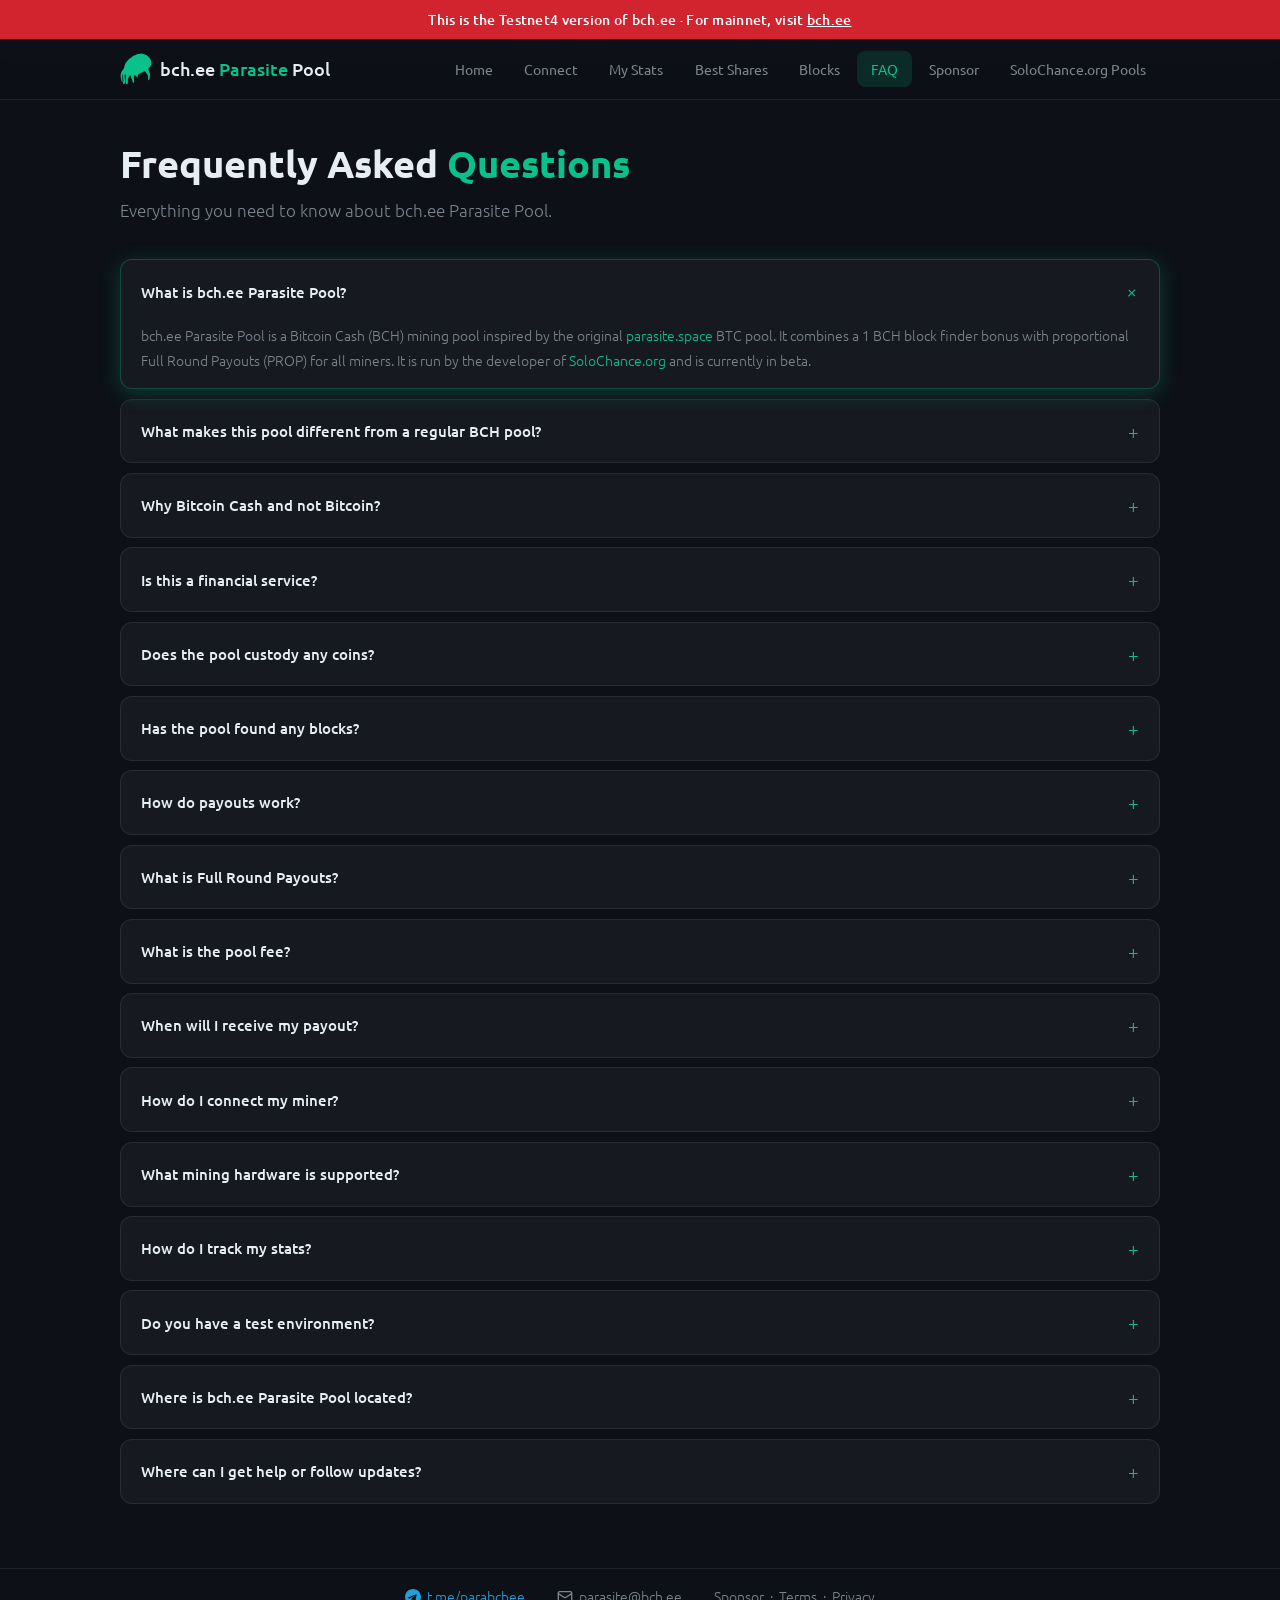
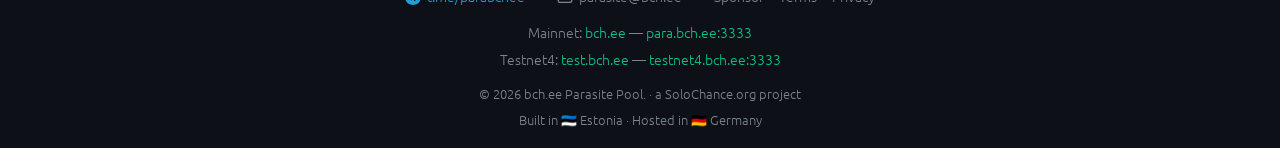
<file: faq.html>
<!DOCTYPE html>
<html lang="en">
<head>
  <meta charset="UTF-8" />
  <meta name="viewport" content="width=device-width, initial-scale=1.0" />
  <title>FAQ — bch.ee Parasite Pool | Bitcoin Cash Mining Pool</title>
  <meta name="description" content="Frequently asked questions about bch.ee Parasite Pool — how payouts work, fees, hardware, Full Round Payouts, and how to connect your miner." />
  <meta property="og:title" content="FAQ — bch.ee Parasite Pool" />
  <meta property="og:description" content="Everything you need to know about bch.ee Parasite Pool — payouts, fees, hardware support, and how to get started mining Bitcoin Cash." />
  <meta property="og:url" content="https://test.bch.ee/faq.html" />
  <meta property="og:type" content="website" />
  <meta property="og:site_name" content="bch.ee Parasite Pool" />
  <meta name="twitter:card" content="summary" />
  <meta name="twitter:title" content="FAQ — bch.ee Parasite Pool" />
  <meta name="twitter:description" content="Frequently asked questions about bch.ee Parasite Pool — how payouts work, fees, hardware, Full Round Payouts, and how to connect your miner." />
  <link rel="canonical" href="https://test.bch.ee/faq.html" />
  <link rel="icon" type="image/x-icon" href="favicon.ico" />
  <link rel="icon" type="image/svg+xml" href="logo.svg" />
  <link rel="apple-touch-icon" href="parasite-logo.png" />
  <link rel="preconnect" href="https://fonts.googleapis.com" />
  <link rel="preconnect" href="https://fonts.gstatic.com" crossorigin />
  <link href="https://fonts.googleapis.com/css2?family=Ubuntu:wght@300;400;500;700&family=Ubuntu+Mono&display=swap" rel="stylesheet" />
  <link rel="stylesheet" href="style.css" />
</head>
<body>
<div class="site-topbar">
  <div class="testnet-banner" role="alert">This is the Testnet4 version of bch.ee &middot; For mainnet, visit <a href="https://bch.ee">bch.ee</a></div>

  <header class="header">
    <div class="container header-inner">
      <a href="/" class="logo">
        <img src="logo.svg" alt="bch.ee Parasite Pool" class="logo-icon" />
        <span class="logo-text">bch.ee <span class="accent">Parasite</span> Pool</span>
      </a>
      <nav class="nav">
        <a href="/" class="nav-btn">Home</a>
        <a href="/#connect" class="nav-btn">Connect</a>
        <a href="/#mystats" class="nav-btn">My Stats</a>
        <a href="/#bestshares" class="nav-btn">Best Shares</a>
        <a href="/#blocks" class="nav-btn">Blocks</a>
        <a href="/faq.html" class="nav-btn active">FAQ</a>
        <a href="/sponsor.html" class="nav-btn">Sponsor</a>
        <a href="/solochance-pools.html" class="nav-btn">SoloChance.org Pools</a>
      </nav>
    </div>
  </header>
  </div>

  <main class="container">

    <div class="hero">
      <h1>Frequently Asked <span class="accent">Questions</span></h1>
      <p class="hero-sub">Everything you need to know about bch.ee Parasite Pool.</p>
    </div>

    <div class="faq-list">

      <details class="faq-item" open>
        <summary>What is bch.ee Parasite Pool?</summary>
        <p>bch.ee Parasite Pool is a Bitcoin Cash (BCH) mining pool inspired by the original <a href="https://parasite.space" target="_blank" rel="noopener">parasite.space</a> BTC pool. It combines a 1 BCH block finder bonus with proportional Full Round Payouts (PROP) for all miners. It is run by the developer of <a href="https://solochance.org" target="_blank" rel="noopener">SoloChance.org</a> and is currently in beta.</p>
      </details>

      <details class="faq-item">
        <summary>What makes this pool different from a regular BCH pool?</summary>
        <p>Most mining pools fall into one of two camps: <strong>solo pools</strong>, where you chase the full block reward alone with no guarantees, or <strong>proportional pools</strong>, where rewards are shared steadily but there is nothing to get excited about.</p>
        <p>bch.ee Parasite Pool gives you both. Every miner receives their fair proportional share of each block — no luck penalty, no dry spells. And on top of that, whoever finds the block walks away with an extra <strong>1 BCH bonus</strong> paid directly to them. The thrill of winning big, with the stability of regular payouts.</p>
      </details>

      <details class="faq-item">
        <summary>Why Bitcoin Cash and not Bitcoin?</summary>
        <p>From the beginning of <a href="https://solochance.org" target="_blank" rel="noopener">SoloChance.org</a>, the goal has always been to serve what is underserved — to find the gap the community hasn't filled yet. When SoloChance.org was being built, <a href="https://solochance.com" target="_blank" rel="noopener">SoloChance.com</a> had already been serving Bitcoin solo mining calculations for years. So the gap was Bitcoin Cash, and that's where SoloChance.org went.</p>
        <p>The same thinking applies here. Bitcoin Cash has regular pools, solo pools — everything you'd expect. The one thing it didn't have was a Parasite pool — something Bitcoin already had with <a href="https://parasite.space" target="_blank" rel="noopener">parasite.space</a>. The model is genuinely exciting, the gap was there, and no one had filled it yet. bch.ee Parasite Pool exists to change that.</p>
      </details>

      <details class="faq-item">
        <summary>Is this a financial service?</summary>
        <p>No — bch.ee Parasite Pool is mining pool software and a coinbase distribution service, not a financial service in any way. It does not accept deposits, hold balances, or manage funds on anyone's behalf. Both the finder bonus and each miner's proportional share are placed directly as outputs in the block's own coinbase transaction by the pool software the moment a block is found — the pool itself is never a party to that transfer.</p>
      </details>

      <details class="faq-item">
        <summary>Does the pool custody any coins?</summary>
        <p>No, it does not custody any coins in any way. Payment is enforced by Bitcoin Cash's own consensus rules through the coinbase transaction, not by the pool operator — the pool software never holds, controls, or has the ability to move, withhold, or redirect any coins at any point.</p>
      </details>

      <details class="faq-item">
        <summary>Has the pool found any blocks?</summary>
        <p>Yes — the first block was found on August 9, 2026 at 23:18:42, as block #963375. See it and every block found since on the <a href="/#blocks">Blocks page</a>.</p>
      </details>

      <details class="faq-item">
        <summary>How do payouts work?</summary>
        <p>Every time a block is found, three things happen:</p>
        <ol class="faq-ol">
          <li><strong>2%</strong> of the full block reward (Block Reward + Tx Fees) is taken first, as the pool fee.</li>
          <li><strong>1 BCH</strong> is paid to the miner who found the block, directly in the block's coinbase, from what's left after the fee.</li>
          <li>The remaining balance is split proportionally (PROP) among all miners based on their shares submitted since the last block — no minimum, even 1 sat is paid.</li>
        </ol>
        <p>The block finder receives both the 1 BCH bonus, plus their own proportional share of the remaining balance like every other miner — all paid in that same coinbase transaction. It's fully trustless — no pool-side ledger to trust, and no ongoing bookkeeping.</p>
      </details>

      <details class="faq-item">
        <summary>What is Full Round Payouts?</summary>
        <p>Full Round means every share submitted since the last block counts toward this round's payout — the window is the round itself, not a fixed number of shares or a fixed time limit that could cut off shares from early in the round or pull in shares from a previous one. One block found starts a new round; the next block found closes it. All shares within that round are counted equally and proportionally — this is known as a PROP (proportional) payment scheme.</p>
      </details>

      <details class="faq-item">
        <summary>What is the pool fee?</summary>
        <p>The pool fee is <strong>2%</strong> of the full block reward, taken first — before the 1 BCH finder bonus and miner payouts are calculated. So on a 3.125 BCH block, the fee is 0.0625 BCH.</p>
      </details>

      <details class="faq-item">
        <summary>When will I receive my payout?</summary>
        <p>There's no separate "sending" step — both the 1 BCH finder bonus and your proportional share are placed directly as outputs in that block's own coinbase transaction the moment it's found. Coinbase outputs are spendable after 100 confirmations (~16.5 hours), per standard Bitcoin rules. There's no minimum payout: even 1 sat is paid, and there's no ongoing bookkeeping to wait on.</p>
      </details>

      <details class="faq-item">
        <summary>How do I connect my miner?</summary>
        <p>Point your miner at <code>testnet4.bch.ee:3333</code>. Use your BCH address as the username, optionally followed by a worker name: <code>YOUR_BCH_ADDRESS.workername</code>. Password is <code>x</code>. See the <a href="/#connect">Connect page</a> for full examples including Bitaxe.</p>
      </details>

      <details class="faq-item">
        <summary>What mining hardware is supported?</summary>
        <p>Any SHA-256 mining hardware works — ASICs (Antminer, Whatsminer, Bitaxe, nerdQAxe, etc.) and CPU miners (cpuminer-opt). BCH uses the same SHA-256 algorithm as Bitcoin.</p>
      </details>

      <details class="faq-item">
        <summary>How do I track my stats?</summary>
        <p>Go to the <a href="/#mystats">My Stats</a> page and enter your BCH address. It will show your hashrate, shares, and last activity. Stats are only available once the pool node finishes syncing.</p>
      </details>

      <details class="faq-item">
        <summary>Do you have a test environment?</summary>
        <p>Yes — a Testnet4 version of the pool is always running, using the exact same pool software as production. The only difference is it's connected to a testnet4 node instead of mainnet. You can test mining against it at <a href="https://test.bch.ee" target="_blank" rel="noopener">test.bch.ee</a>, and view found test blocks at <a href="https://test.bch.ee/#blocks" target="_blank" rel="noopener">test.bch.ee/#blocks</a>.</p>
      </details>

      <details class="faq-item">
        <summary>Where is bch.ee Parasite Pool located?</summary>
        <p>The pool server runs in Frankfurt, Germany. Invoicing and domain purchases are handled through Estonia, thanks to the <a href="https://e-resident.gov.ee" target="_blank" rel="noopener">Estonian e-Residency</a> programme, which allows individuals to access EU digital services without being a resident. The operator lives somewhere else.</p>
      </details>

      <details class="faq-item">
        <summary>Where can I get help or follow updates?</summary>
        <p>Join our Telegram group: <a href="https://t.me/parabchee" target="_blank" rel="noopener">t.me/parabchee</a>, or email us at <a href="mailto:parasite@bch.ee">parasite@bch.ee</a>.</p>
      </details>

    </div>

  </main>

  <footer class="footer">
    <div class="container footer-inner">
      <a href="https://t.me/parabchee" target="_blank" rel="noopener" class="tg-footer-link">
        <svg viewBox="0 0 24 24" fill="currentColor" width="16" height="16"><path d="M12 0C5.373 0 0 5.373 0 12s5.373 12 12 12 12-5.373 12-12S18.627 0 12 0zm5.562 8.248-1.97 9.289c-.145.658-.537.818-1.084.508l-3-2.21-1.447 1.394c-.16.16-.295.295-.605.295l.213-3.053 5.56-5.023c.242-.213-.054-.333-.373-.12L7.17 14.498l-2.95-.924c-.64-.204-.657-.64.136-.948l11.57-4.461c.537-.194 1.006.131.836.083z"/></svg>
        t.me/parabchee
      </a>
      <a href="mailto:parasite@bch.ee" class="email-footer-link">
        <svg viewBox="0 0 24 24" fill="none" stroke="currentColor" stroke-width="2" stroke-linecap="round" stroke-linejoin="round" width="16" height="16"><rect x="2" y="4" width="20" height="16" rx="2"/><path d="m22 7-8.97 5.7a1.94 1.94 0 0 1-2.06 0L2 7"/></svg>
        parasite@bch.ee
      </a>
      <span class="muted">
        <a href="/sponsor.html" style="color:var(--muted);text-decoration:none;transition:color .2s" onmouseover="this.style.color='var(--accent)'" onmouseout="this.style.color='var(--muted)'">Sponsor</a>
        &nbsp;·&nbsp;
        <a href="/terms.html" style="color:var(--muted);text-decoration:none;transition:color .2s" onmouseover="this.style.color='var(--accent)'" onmouseout="this.style.color='var(--muted)'">Terms</a>
        &nbsp;·&nbsp;
        <a href="/privacy.html" style="color:var(--muted);text-decoration:none;transition:color .2s" onmouseover="this.style.color='var(--accent)'" onmouseout="this.style.color='var(--muted)'">Privacy</a>
      </span>
    </div>
    <div class="container footer-networks">
      <div>Mainnet: <a href="https://bch.ee" target="_blank" rel="noopener" style="color:var(--accent);text-decoration:none">bch.ee</a> &mdash; <span class="accent">para.bch.ee:3333</span></div>
      <div>Testnet4: <a href="/" style="color:var(--accent);text-decoration:none">test.bch.ee</a> &mdash; <span class="accent">testnet4.bch.ee:3333</span></div>
    </div>
    <div class="container footer-bottom">
      <div>&copy; 2026 bch.ee Parasite Pool. &middot; a <a href="https://solochance.org" target="_blank" rel="noopener" class="footer-solochance-link">SoloChance.org</a> project</div>
      <div>Built in 🇪🇪 Estonia &middot; Hosted in 🇩🇪 Germany</div>
    </div>
  </footer>

  <script type="application/ld+json">
  {
    "@context": "https://schema.org",
    "@type": "FAQPage",
    "@id": "https://test.bch.ee/faq.html#faqpage",
    "url": "https://test.bch.ee/faq.html",
    "name": "FAQ — bch.ee Parasite Pool",
    "mainEntity": [
      {
        "@type": "Question",
        "name": "What is bch.ee Parasite Pool?",
        "acceptedAnswer": {
          "@type": "Answer",
          "text": "bch.ee Parasite Pool is a Bitcoin Cash (BCH) mining pool inspired by the original parasite.space BTC pool. It combines a 1 BCH block finder bonus with proportional Full Round Payouts (PROP) for all miners. It is run by the developer of SoloChance.org and is currently in beta."
        }
      },
      {
        "@type": "Question",
        "name": "What makes this pool different from a regular BCH pool?",
        "acceptedAnswer": {
          "@type": "Answer",
          "text": "Most mining pools fall into one of two camps: solo pools, where you chase the full block reward alone with no guarantees, or proportional pools, where rewards are shared steadily but there is nothing to get excited about. bch.ee Parasite Pool gives you both. Every miner receives their fair proportional share of each block \u2014 no luck penalty, no dry spells. And on top of that, whoever finds the block walks away with an extra 1 BCH bonus paid directly to them. The thrill of winning big, with the stability of regular payouts."
        }
      },
      {
        "@type": "Question",
        "name": "Why Bitcoin Cash and not Bitcoin?",
        "acceptedAnswer": {
          "@type": "Answer",
          "text": "From the beginning of SoloChance.org, the goal has always been to serve what is underserved \u2014 to find the gap the community hasn't filled yet. When SoloChance.org was being built, SoloChance.com had already been serving Bitcoin solo mining calculations for years. So the gap was Bitcoin Cash, and that's where SoloChance.org went. The same thinking applies here. Bitcoin Cash has regular pools, solo pools \u2014 everything you'd expect. The one thing it didn't have was a Parasite pool \u2014 something Bitcoin already had with parasite.space. The model is genuinely exciting, the gap was there, and no one had filled it yet. bch.ee Parasite Pool exists to change that."
        }
      },
      {
        "@type": "Question",
        "name": "Is this a financial service?",
        "acceptedAnswer": {
          "@type": "Answer",
          "text": "No \u2014 bch.ee Parasite Pool is mining pool software and a coinbase distribution service, not a financial service in any way. It does not accept deposits, hold balances, or manage funds on anyone's behalf. Both the finder bonus and each miner's proportional share are placed directly as outputs in the block's own coinbase transaction by the pool software the moment a block is found \u2014 the pool itself is never a party to that transfer."
        }
      },
      {
        "@type": "Question",
        "name": "Does the pool custody any coins?",
        "acceptedAnswer": {
          "@type": "Answer",
          "text": "No, it does not custody any coins in any way. Payment is enforced by Bitcoin Cash's own consensus rules through the coinbase transaction, not by the pool operator \u2014 the pool software never holds, controls, or has the ability to move, withhold, or redirect any coins at any point."
        }
      },
      {
        "@type": "Question",
        "name": "Has the pool found any blocks?",
        "acceptedAnswer": {
          "@type": "Answer",
          "text": "Yes \u2014 the first block was found on August 9, 2026 at 23:18:42, as block #963375. See it and every block found since on the Blocks page."
        }
      },
      {
        "@type": "Question",
        "name": "How do payouts work?",
        "acceptedAnswer": {
          "@type": "Answer",
          "text": "Every time a block is found, three things happen: 2% of the full block reward (Block Reward + Tx Fees) is taken first, as the pool fee; 1 BCH is paid to the miner who found the block, directly in the block's coinbase, from what's left after the fee; the remaining balance is split proportionally (PROP) among all miners based on their shares submitted since the last block \u2014 no minimum, even 1 sat is paid. The block finder receives both the 1 BCH bonus, plus their own proportional share of the remaining balance like every other miner \u2014 all paid in that same coinbase transaction. It's fully trustless \u2014 no pool-side ledger to trust, and no ongoing bookkeeping."
        }
      },
      {
        "@type": "Question",
        "name": "What is Full Round Payouts?",
        "acceptedAnswer": {
          "@type": "Answer",
          "text": "Full Round means every share submitted since the last block counts toward this round's payout \u2014 the window is the round itself, not a fixed number of shares or a fixed time limit that could cut off shares from early in the round or pull in shares from a previous one. One block found starts a new round; the next block found closes it. All shares within that round are counted equally and proportionally \u2014 this is known as a PROP (proportional) payment scheme."
        }
      },
      {
        "@type": "Question",
        "name": "What is the pool fee?",
        "acceptedAnswer": {
          "@type": "Answer",
          "text": "The pool fee is 2% of the full block reward, taken first \u2014 before the 1 BCH finder bonus and miner payouts are calculated. So on a 3.125 BCH block, the fee is 0.0625 BCH."
        }
      },
      {
        "@type": "Question",
        "name": "When will I receive my payout?",
        "acceptedAnswer": {
          "@type": "Answer",
          "text": "There's no separate \"sending\" step \u2014 both the 1 BCH finder bonus and your proportional share are placed directly as outputs in that block's own coinbase transaction the moment it's found. Coinbase outputs are spendable after 100 confirmations (~16.5 hours), per standard Bitcoin rules. There's no minimum payout: even 1 sat is paid, and there's no ongoing bookkeeping to wait on."
        }
      },
      {
        "@type": "Question",
        "name": "How do I connect my miner?",
        "acceptedAnswer": {
          "@type": "Answer",
          "text": "Point your miner at testnet4.bch.ee:3333. Use your BCH address as the username, optionally followed by a worker name: YOUR_BCH_ADDRESS.workername. Password is x. See the Connect page for full examples including Bitaxe."
        }
      },
      {
        "@type": "Question",
        "name": "What mining hardware is supported?",
        "acceptedAnswer": {
          "@type": "Answer",
          "text": "Any SHA-256 mining hardware works \u2014 ASICs (Antminer, Whatsminer, Bitaxe, nerdQAxe, etc.) and CPU miners (cpuminer-opt). BCH uses the same SHA-256 algorithm as Bitcoin."
        }
      },
      {
        "@type": "Question",
        "name": "How do I track my stats?",
        "acceptedAnswer": {
          "@type": "Answer",
          "text": "Go to the My Stats page and enter your BCH address. It will show your hashrate, shares, and last activity. Stats are only available once the pool node finishes syncing."
        }
      },
      {
        "@type": "Question",
        "name": "Do you have a test environment?",
        "acceptedAnswer": {
          "@type": "Answer",
          "text": "Yes \u2014 a Testnet4 version of the pool is always running, using the exact same pool software as production. The only difference is it's connected to a testnet4 node instead of mainnet. You can test mining against it at test.bch.ee, and view found test blocks at test.bch.ee/#blocks."
        }
      },
      {
        "@type": "Question",
        "name": "Where is bch.ee Parasite Pool located?",
        "acceptedAnswer": {
          "@type": "Answer",
          "text": "The pool server runs in Frankfurt, Germany. Invoicing and domain purchases are handled through Estonia, thanks to the Estonian e-Residency programme, which allows individuals to access EU digital services without being a resident. The operator lives somewhere else."
        }
      },
      {
        "@type": "Question",
        "name": "Where can I get help or follow updates?",
        "acceptedAnswer": {
          "@type": "Answer",
          "text": "Join our Telegram group: t.me/parabchee, or email us at parasite@bch.ee."
        }
      }
    ]
  }
  </script>
</body>
</html>
</file>
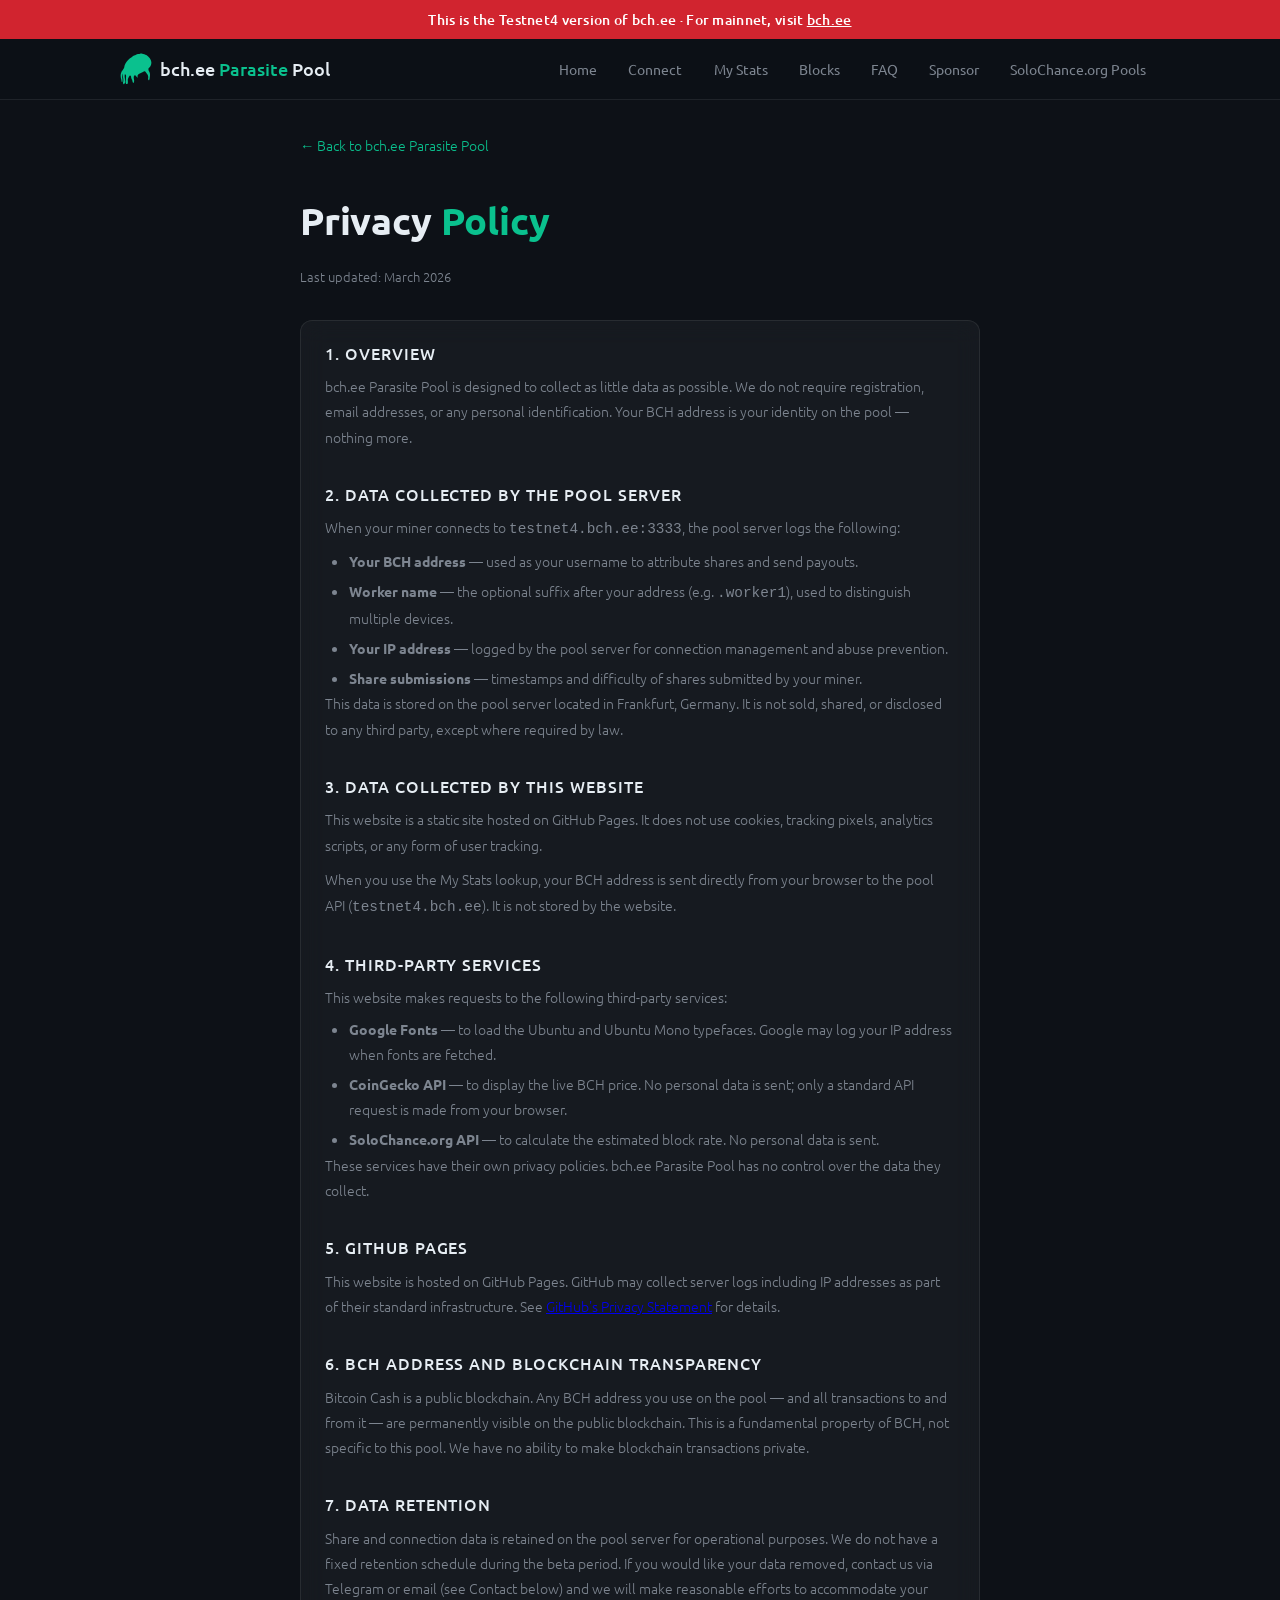
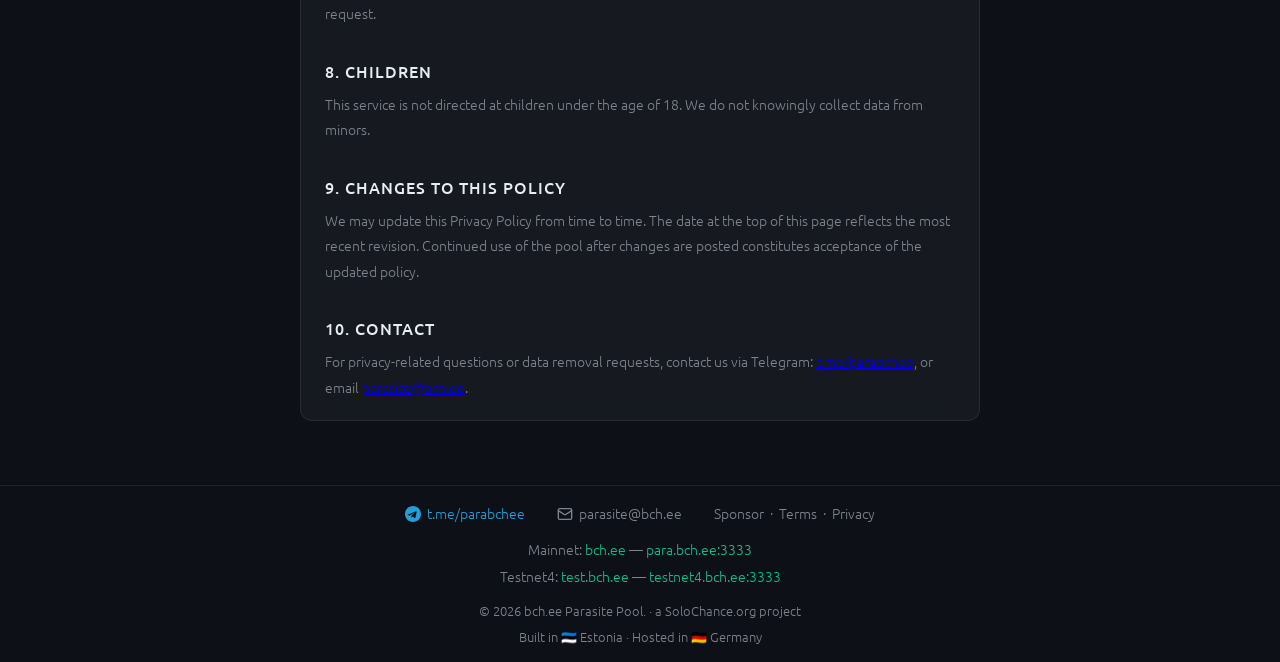
<file: privacy.html>
<!DOCTYPE html>
<html lang="en">
<head>
  <meta charset="UTF-8" />
  <meta name="viewport" content="width=device-width, initial-scale=1.0" />
  <title>Privacy Policy — bch.ee Parasite Pool</title>
  <meta name="description" content="Privacy Policy for bch.ee Parasite Pool, a Bitcoin Cash mining pool." />
  <meta property="og:title" content="Privacy Policy — bch.ee Parasite Pool" />
  <meta property="og:description" content="Privacy Policy for bch.ee Parasite Pool, a Bitcoin Cash mining pool." />
  <meta property="og:url" content="https://test.bch.ee/privacy.html" />
  <meta property="og:type" content="website" />
  <meta property="og:site_name" content="bch.ee Parasite Pool" />
  <meta name="twitter:card" content="summary" />
  <meta name="twitter:title" content="Privacy Policy — bch.ee Parasite Pool" />
  <meta name="twitter:description" content="Privacy Policy for bch.ee Parasite Pool, a Bitcoin Cash mining pool." />
  <link rel="canonical" href="https://test.bch.ee/privacy.html" />
  <link rel="icon" type="image/x-icon" href="favicon.ico" />
  <link rel="icon" type="image/svg+xml" href="logo.svg" />
  <link rel="apple-touch-icon" href="parasite-logo.png" />
  <link rel="preconnect" href="https://fonts.googleapis.com" />
  <link rel="preconnect" href="https://fonts.gstatic.com" crossorigin />
  <link href="https://fonts.googleapis.com/css2?family=Ubuntu:wght@300;400;500;700&family=Ubuntu+Mono&display=swap" rel="stylesheet" />
  <link rel="stylesheet" href="style.css" />
  <style>
    .legal-body h2 {
      font-size: 1rem;
      font-weight: 500;
      color: var(--text);
      margin: 2rem 0 .5rem;
      text-transform: uppercase;
      letter-spacing: .06em;
    }
    .legal-body h2:first-child { margin-top: 0; }
    .legal-body p, .legal-body li {
      color: var(--muted);
      font-size: .9rem;
      line-height: 1.75;
    }
    .legal-body ul, .legal-body ol {
      padding-left: 1.5rem;
      margin-top: .4rem;
      display: flex;
      flex-direction: column;
      gap: .3rem;
    }
    .legal-body p + p { margin-top: .6rem; }
    .legal-meta {
      font-size: .8rem;
      color: var(--muted);
      margin-bottom: 2rem;
    }
    .back-link {
      display: inline-flex;
      align-items: center;
      gap: .4rem;
      color: var(--accent);
      text-decoration: none;
      font-size: .9rem;
      margin-bottom: 2rem;
      transition: opacity .2s;
    }
    .back-link:hover { opacity: .75; }
  </style>
</head>
<body>
<div class="site-topbar">
  <div class="testnet-banner" role="alert">This is the Testnet4 version of bch.ee &middot; For mainnet, visit <a href="https://bch.ee">bch.ee</a></div>

  <header class="header">
    <div class="container header-inner">
      <a href="/" class="logo">
        <img src="logo.svg" alt="bch.ee Parasite Pool" class="logo-icon" />
        <span class="logo-text">bch.ee <span class="accent">Parasite</span> Pool</span>
      </a>
      <nav class="nav">
        <a href="/" class="nav-btn">Home</a>
        <a href="/#connect" class="nav-btn">Connect</a>
        <a href="/#mystats" class="nav-btn">My Stats</a>
        <a href="/#blocks" class="nav-btn">Blocks</a>
        <a href="/faq.html" class="nav-btn">FAQ</a>
        <a href="/sponsor.html" class="nav-btn">Sponsor</a>
        <a href="/solochance-pools.html" class="nav-btn">SoloChance.org Pools</a>
      </nav>
    </div>
  </header>
  </div>

  <main class="container" style="max-width:720px">

    <a href="/" class="back-link">← Back to bch.ee Parasite Pool</a>

    <div class="hero" style="margin-bottom:1.5rem">
      <h1>Privacy <span class="accent">Policy</span></h1>
    </div>

    <p class="legal-meta">Last updated: March 2026</p>

    <div class="card legal-body">

      <h2>1. Overview</h2>
      <p>bch.ee Parasite Pool is designed to collect as little data as possible. We do not require registration, email addresses, or any personal identification. Your BCH address is your identity on the pool — nothing more.</p>

      <h2>2. Data Collected by the Pool Server</h2>
      <p>When your miner connects to <code>testnet4.bch.ee:3333</code>, the pool server logs the following:</p>
      <ul>
        <li><strong>Your BCH address</strong> — used as your username to attribute shares and send payouts.</li>
        <li><strong>Worker name</strong> — the optional suffix after your address (e.g. <code>.worker1</code>), used to distinguish multiple devices.</li>
        <li><strong>Your IP address</strong> — logged by the pool server for connection management and abuse prevention.</li>
        <li><strong>Share submissions</strong> — timestamps and difficulty of shares submitted by your miner.</li>
      </ul>
      <p>This data is stored on the pool server located in Frankfurt, Germany. It is not sold, shared, or disclosed to any third party, except where required by law.</p>

      <h2>3. Data Collected by This Website</h2>
      <p>This website is a static site hosted on GitHub Pages. It does not use cookies, tracking pixels, analytics scripts, or any form of user tracking.</p>
      <p>When you use the My Stats lookup, your BCH address is sent directly from your browser to the pool API (<code>testnet4.bch.ee</code>). It is not stored by the website.</p>

      <h2>4. Third-Party Services</h2>
      <p>This website makes requests to the following third-party services:</p>
      <ul>
        <li><strong>Google Fonts</strong> — to load the Ubuntu and Ubuntu Mono typefaces. Google may log your IP address when fonts are fetched.</li>
        <li><strong>CoinGecko API</strong> — to display the live BCH price. No personal data is sent; only a standard API request is made from your browser.</li>
        <li><strong>SoloChance.org API</strong> — to calculate the estimated block rate. No personal data is sent.</li>
      </ul>
      <p>These services have their own privacy policies. bch.ee Parasite Pool has no control over the data they collect.</p>

      <h2>5. GitHub Pages</h2>
      <p>This website is hosted on GitHub Pages. GitHub may collect server logs including IP addresses as part of their standard infrastructure. See <a href="https://docs.github.com/en/site-policy/privacy-policies/github-general-privacy-statement" target="_blank" rel="noopener">GitHub's Privacy Statement</a> for details.</p>

      <h2>6. BCH Address and Blockchain Transparency</h2>
      <p>Bitcoin Cash is a public blockchain. Any BCH address you use on the pool — and all transactions to and from it — are permanently visible on the public blockchain. This is a fundamental property of BCH, not specific to this pool. We have no ability to make blockchain transactions private.</p>

      <h2>7. Data Retention</h2>
      <p>Share and connection data is retained on the pool server for operational purposes. We do not have a fixed retention schedule during the beta period. If you would like your data removed, contact us via Telegram or email (see Contact below) and we will make reasonable efforts to accommodate your request.</p>

      <h2>8. Children</h2>
      <p>This service is not directed at children under the age of 18. We do not knowingly collect data from minors.</p>

      <h2>9. Changes to This Policy</h2>
      <p>We may update this Privacy Policy from time to time. The date at the top of this page reflects the most recent revision. Continued use of the pool after changes are posted constitutes acceptance of the updated policy.</p>

      <h2>10. Contact</h2>
      <p>For privacy-related questions or data removal requests, contact us via Telegram: <a href="https://t.me/parabchee" target="_blank" rel="noopener">t.me/parabchee</a>, or email <a href="mailto:parasite@bch.ee">parasite@bch.ee</a>.</p>

    </div>

  </main>

  <footer class="footer">
    <div class="container footer-inner">
      <a href="https://t.me/parabchee" target="_blank" rel="noopener" class="tg-footer-link">
        <svg viewBox="0 0 24 24" fill="currentColor" width="16" height="16"><path d="M12 0C5.373 0 0 5.373 0 12s5.373 12 12 12 12-5.373 12-12S18.627 0 12 0zm5.562 8.248-1.97 9.289c-.145.658-.537.818-1.084.508l-3-2.21-1.447 1.394c-.16.16-.295.295-.605.295l.213-3.053 5.56-5.023c.242-.213-.054-.333-.373-.12L7.17 14.498l-2.95-.924c-.64-.204-.657-.64.136-.948l11.57-4.461c.537-.194 1.006.131.836.083z"/></svg>
        t.me/parabchee
      </a>
      <a href="mailto:parasite@bch.ee" class="email-footer-link">
        <svg viewBox="0 0 24 24" fill="none" stroke="currentColor" stroke-width="2" stroke-linecap="round" stroke-linejoin="round" width="16" height="16"><rect x="2" y="4" width="20" height="16" rx="2"/><path d="m22 7-8.97 5.7a1.94 1.94 0 0 1-2.06 0L2 7"/></svg>
        parasite@bch.ee
      </a>
      <span class="muted">
        <a href="/sponsor.html" style="color:var(--muted);text-decoration:none;transition:color .2s" onmouseover="this.style.color='var(--accent)'" onmouseout="this.style.color='var(--muted)'">Sponsor</a>
        &nbsp;·&nbsp;
        <a href="/terms.html" style="color:var(--muted);text-decoration:none;transition:color .2s" onmouseover="this.style.color='var(--accent)'" onmouseout="this.style.color='var(--muted)'">Terms</a>
        &nbsp;·&nbsp;
        <a href="/privacy.html" style="color:var(--muted);text-decoration:none;transition:color .2s" onmouseover="this.style.color='var(--accent)'" onmouseout="this.style.color='var(--muted)'">Privacy</a>
      </span>
    </div>
    <div class="container footer-networks">
      <div>Mainnet: <a href="https://bch.ee" target="_blank" rel="noopener" style="color:var(--accent);text-decoration:none">bch.ee</a> &mdash; <span class="accent">para.bch.ee:3333</span></div>
      <div>Testnet4: <a href="/" style="color:var(--accent);text-decoration:none">test.bch.ee</a> &mdash; <span class="accent">testnet4.bch.ee:3333</span></div>
    </div>
    <div class="container footer-bottom">
      <div>&copy; 2026 bch.ee Parasite Pool. &middot; a <a href="https://solochance.org" target="_blank" rel="noopener" class="footer-solochance-link">SoloChance.org</a> project</div>
      <div>Built in 🇪🇪 Estonia &middot; Hosted in 🇩🇪 Germany</div>
    </div>
  </footer>

</body>
</html>
</file>
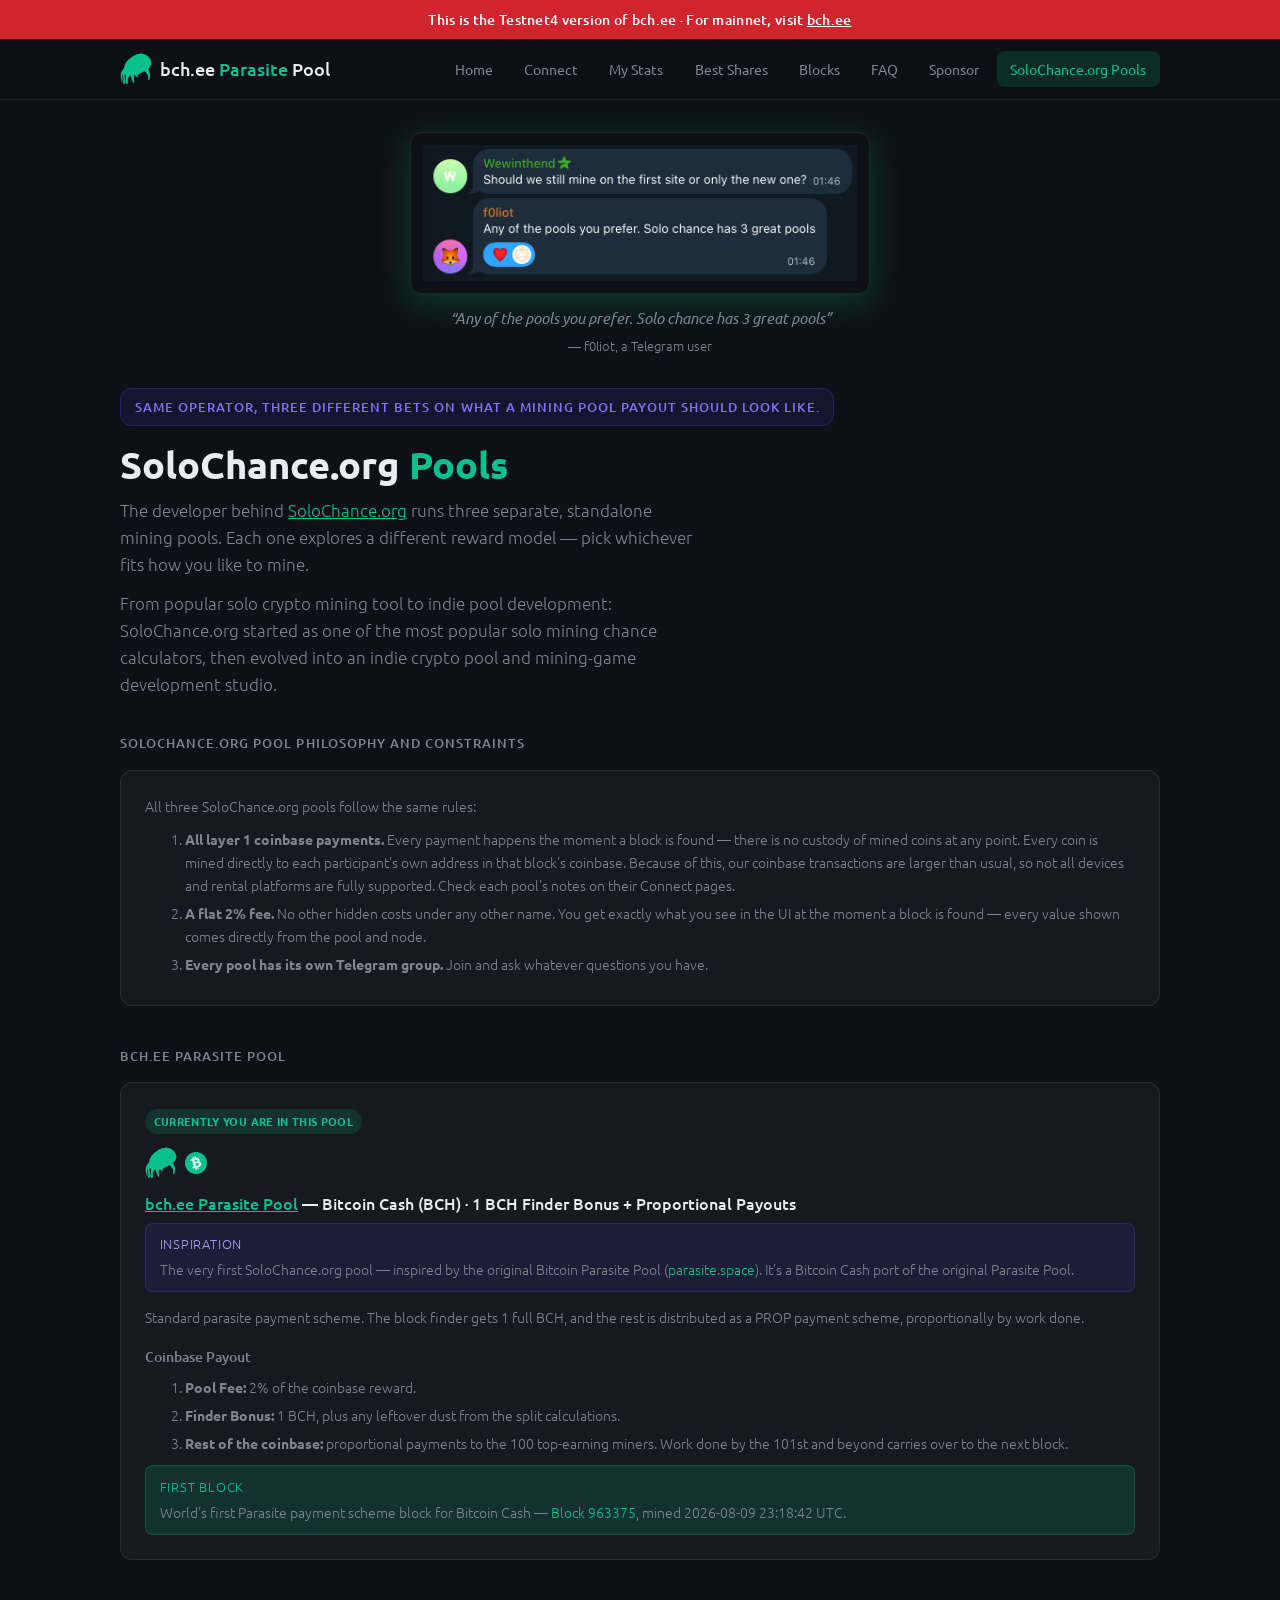
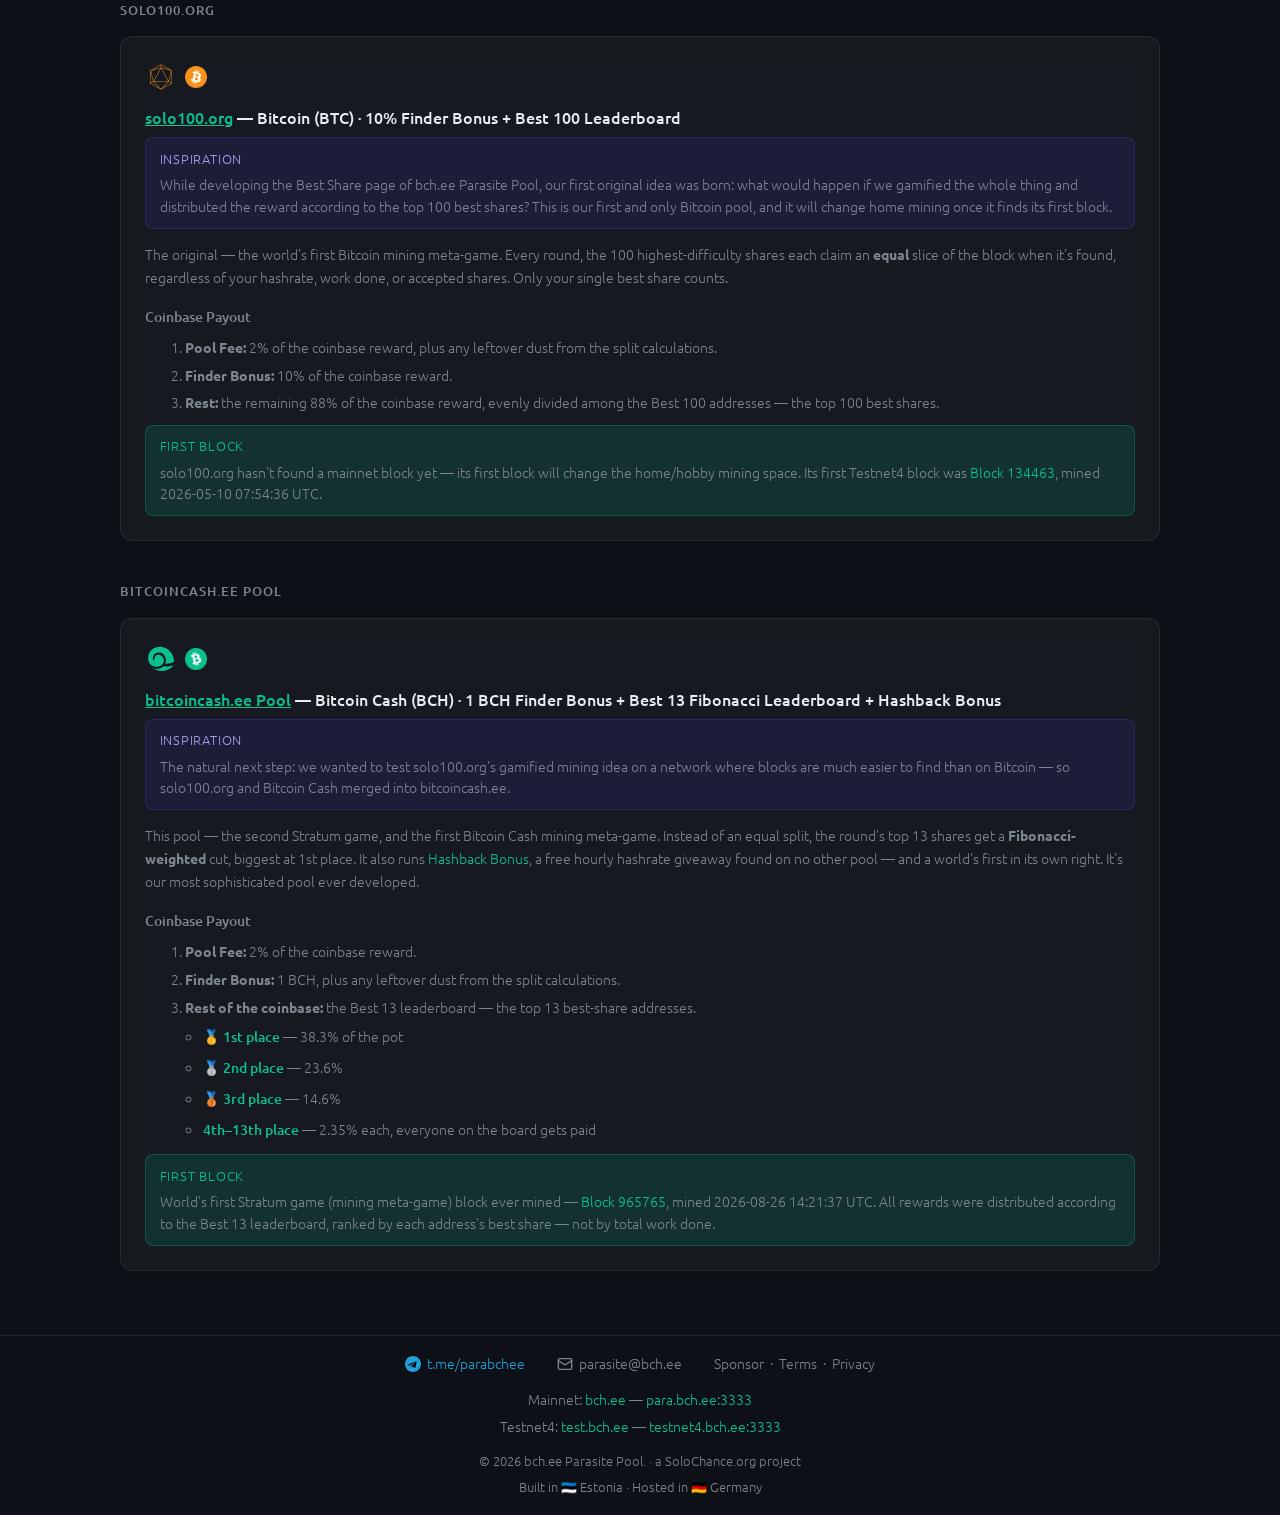
<file: solochance-pools.html>
<!DOCTYPE html>
<html lang="en">
<head>
  <meta charset="UTF-8" />
  <meta name="viewport" content="width=device-width, initial-scale=1.0" />
  <title>SoloChance.org Pools — bch.ee Parasite Pool</title>
  <meta name="description" content="The three mining pools run by the developer of SoloChance.org: bch.ee Parasite Pool, solo100.org, and bitcoincash.ee — three different reward models, one operator." />
  <meta name="robots" content="noindex, follow" />
  <meta property="og:title" content="SoloChance.org Pools — bch.ee Parasite Pool" />
  <meta property="og:description" content="The three mining pools run by the developer of SoloChance.org: bch.ee Parasite Pool, solo100.org, and bitcoincash.ee — three different reward models, one operator." />
  <meta property="og:url" content="https://test.bch.ee/solochance-pools.html" />
  <meta property="og:type" content="website" />
  <meta property="og:site_name" content="bch.ee Parasite Pool" />
  <meta name="twitter:card" content="summary" />
  <meta name="twitter:title" content="SoloChance.org Pools — bch.ee Parasite Pool" />
  <meta name="twitter:description" content="The three mining pools run by the developer of SoloChance.org: bch.ee Parasite Pool, solo100.org, and bitcoincash.ee — three different reward models, one operator." />
  <link rel="canonical" href="https://test.bch.ee/solochance-pools.html" />
  <link rel="icon" type="image/x-icon" href="favicon.ico" />
  <link rel="icon" type="image/svg+xml" href="logo.svg" />
  <link rel="apple-touch-icon" href="parasite-logo.png" />
  <link rel="preconnect" href="https://fonts.googleapis.com" />
  <link rel="preconnect" href="https://fonts.gstatic.com" crossorigin />
  <link href="https://fonts.googleapis.com/css2?family=Ubuntu:wght@300;400;500;700&family=Ubuntu+Mono&display=swap" rel="stylesheet" />
  <link rel="stylesheet" href="style.css" />
</head>
<body>
<div class="site-topbar">
  <div class="testnet-banner" role="alert">This is the Testnet4 version of bch.ee &middot; For mainnet, visit <a href="https://bch.ee">bch.ee</a></div>

  <header class="header">
    <div class="container header-inner">
      <a href="/" class="logo">
        <img src="logo.svg" alt="bch.ee Parasite Pool" class="logo-icon" />
        <span class="logo-text">bch.ee <span class="accent">Parasite</span> Pool</span>
      </a>
      <nav class="nav">
        <a href="/" class="nav-btn">Home</a>
        <a href="/#connect" class="nav-btn">Connect</a>
        <a href="/#mystats" class="nav-btn">My Stats</a>
        <a href="/#bestshares" class="nav-btn">Best Shares</a>
        <a href="/#blocks" class="nav-btn">Blocks</a>
        <a href="/faq.html" class="nav-btn">FAQ</a>
        <a href="/sponsor.html" class="nav-btn">Sponsor</a>
        <a href="/solochance-pools.html" class="nav-btn active">SoloChance.org Pools</a>
      </nav>
    </div>
  </header>
  </div>

  <main class="container">

    <div style="max-width:460px;margin:0 auto;padding:.75rem;border:1px solid var(--border);border-radius:var(--radius);box-shadow:0 8px 32px var(--accent-glow)">
      <img src="threepoolstelegram.png" alt="Telegram user f0liot: &quot;Any of the pools you prefer. Solo chance has 3 great pools&quot;" style="width:100%;height:auto;display:block" />
    </div>
    <blockquote style="max-width:460px;margin:.75rem auto 1.5rem;padding:0;border:none;text-align:center;color:var(--muted);font-size:.95rem;font-style:italic">
      &ldquo;Any of the pools you prefer. Solo chance has 3 great pools&rdquo;
      <footer style="margin-top:.35rem;font-size:.8rem;font-style:normal;color:var(--muted)">&mdash; f0liot, a Telegram user</footer>
    </blockquote>

    <div class="hero">
      <div class="byline">
        <span class="byline-part">Same operator, three different bets on what a mining pool payout should look like.</span>
      </div>
      <h1>SoloChance.org <span class="accent">Pools</span></h1>
      <p class="hero-sub">The developer behind <a href="https://solochance.org" target="_blank" rel="noopener" style="color:var(--accent)">SoloChance.org</a> runs three separate, standalone mining pools. Each one explores a different reward model — pick whichever fits how you like to mine.</p>
      <p class="hero-sub" style="margin-top:.75rem">From popular solo crypto mining tool to indie pool development: SoloChance.org started as one of the most popular solo mining chance calculators, then evolved into an indie crypto pool and mining-game development studio.</p>
    </div>

    <div class="section-title" style="margin-top:2rem">SoloChance.org Pool Philosophy and Constraints</div>
    <div class="card info-card">
      <div class="info-desc">
        <p>All three SoloChance.org pools follow the same rules:</p>
        <ol class="faq-ol" style="margin-top:.65rem">
          <li><strong>All layer 1 coinbase payments.</strong> Every payment happens the moment a block is found &mdash; there is no custody of mined coins at any point. Every coin is mined directly to each participant's own address in that block's coinbase. Because of this, our coinbase transactions are larger than usual, so not all devices and rental platforms are fully supported. Check each pool's notes on their Connect pages.</li>
          <li><strong>A flat 2% fee.</strong> No other hidden costs under any other name. You get exactly what you see in the UI at the moment a block is found &mdash; every value shown comes directly from the pool and node.</li>
          <li><strong>Every pool has its own Telegram group.</strong> Join and ask whatever questions you have.</li>
        </ol>
      </div>
    </div>

    <div class="section-title" style="margin-top:2.5rem">bch.ee Parasite Pool</div>
    <div class="card info-card">
      <span style="display:inline-block;background:var(--accent-dim);color:var(--accent);font-size:.7rem;font-weight:700;letter-spacing:.03em;text-transform:uppercase;padding:.2rem .55rem;border-radius:999px;white-space:nowrap;margin-bottom:.75rem">Currently you are in this pool</span>
      <div class="info-icon" style="display:flex;align-items:center;gap:.5rem">
        <img src="logo.svg" alt="bch.ee Parasite Pool logo" style="height:32px;width:32px;object-fit:contain" />
        <img src="bch-logo.png" alt="Bitcoin Cash" style="height:22px;width:22px;object-fit:contain" />
      </div>
      <div class="info-title"><a href="/" style="color:var(--accent)">bch.ee Parasite Pool</a> &mdash; Bitcoin Cash (BCH) &middot; 1 BCH Finder Bonus + Proportional Payouts</div>
      <div class="info-desc">
        <div class="inspiration-box">
          <div class="stat-label">Inspiration</div>
          <p>The very first SoloChance.org pool &mdash; inspired by the original Bitcoin Parasite Pool (<a href="https://parasite.space" target="_blank" rel="noopener">parasite.space</a>). It's a Bitcoin Cash port of the original Parasite Pool.</p>
        </div>
        <p>Standard parasite payment scheme. The block finder gets 1 full BCH, and the rest is distributed as a PROP payment scheme, proportionally by work done.</p>
        <div style="font-size:.9rem;font-weight:500;margin-top:1rem;margin-bottom:.5rem">Coinbase Payout</div>
        <ol class="faq-ol">
          <li><strong>Pool Fee:</strong> 2% of the coinbase reward.</li>
          <li><strong>Finder Bonus:</strong> 1 BCH, plus any leftover dust from the split calculations.</li>
          <li><strong>Rest of the coinbase:</strong> proportional payments to the 100 top-earning miners. Work done by the 101st and beyond carries over to the next block.</li>
        </ol>
        <div class="first-block-box" style="margin-top:.65rem;margin-bottom:0">
          <div class="stat-label">First Block</div>
          <p>World's first Parasite payment scheme block for Bitcoin Cash &mdash; <a href="https://bchexplorer.cash/block/00000000000000000151786cdfe76cc6bebe7158a5242a2933827cd5733aedc3" target="_blank" rel="noopener">Block 963375</a>, mined 2026-08-09 23:18:42 UTC.</p>
        </div>
      </div>
    </div>

    <div class="section-title" style="margin-top:2.5rem">solo100.org</div>
    <div class="card info-card">
      <div class="info-icon" style="display:flex;align-items:center;gap:.5rem">
        <img src="solo100-logo.png" alt="solo100.org logo" style="height:32px;width:32px;object-fit:contain" />
        <img src="btc-logo.png" alt="Bitcoin" style="height:22px;width:22px;object-fit:contain" />
      </div>
      <div class="info-title"><a href="https://solo100.org" target="_blank" rel="noopener" style="color:var(--accent)">solo100.org</a> &mdash; Bitcoin (BTC) &middot; 10% Finder Bonus + Best 100 Leaderboard</div>
      <div class="info-desc">
        <div class="inspiration-box">
          <div class="stat-label">Inspiration</div>
          <p>While developing the Best Share page of bch.ee Parasite Pool, our first original idea was born: what would happen if we gamified the whole thing and distributed the reward according to the top 100 best shares? This is our first and only Bitcoin pool, and it will change home mining once it finds its first block.</p>
        </div>
        <p>The original &mdash; the world's first Bitcoin mining meta-game. Every round, the 100 highest-difficulty shares each claim an <strong>equal</strong> slice of the block when it's found, regardless of your hashrate, work done, or accepted shares. Only your single best share counts.</p>
        <div style="font-size:.9rem;font-weight:500;margin-top:1rem;margin-bottom:.5rem">Coinbase Payout</div>
        <ol class="faq-ol">
          <li><strong>Pool Fee:</strong> 2% of the coinbase reward, plus any leftover dust from the split calculations.</li>
          <li><strong>Finder Bonus:</strong> 10% of the coinbase reward.</li>
          <li><strong>Rest:</strong> the remaining 88% of the coinbase reward, evenly divided among the Best 100 addresses &mdash; the top 100 best shares.</li>
        </ol>
        <div class="first-block-box" style="margin-top:.65rem;margin-bottom:0">
          <div class="stat-label">First Block</div>
          <p>solo100.org hasn't found a mainnet block yet &mdash; its first block will change the home/hobby mining space. Its first Testnet4 block was <a href="https://mempool.space/testnet4/block/0000000000000000258d67bede2178b7494c840e0c6f2f3e0455c00fbd23eb95" target="_blank" rel="noopener">Block 134463</a>, mined 2026-05-10 07:54:36 UTC.</p>
        </div>
      </div>
    </div>

    <div class="section-title" style="margin-top:2.5rem">bitcoincash.ee Pool</div>
    <div class="card info-card">
      <div class="info-icon" style="display:flex;align-items:center;gap:.5rem">
        <img src="bitcoincash-ee-logo.svg" alt="bitcoincash.ee Pool logo" style="height:32px;width:32px;object-fit:contain" />
        <img src="bch-logo.png" alt="Bitcoin Cash" style="height:22px;width:22px;object-fit:contain" />
      </div>
      <div class="info-title"><a href="https://bitcoincash.ee" target="_blank" rel="noopener" style="color:var(--accent)">bitcoincash.ee Pool</a> &mdash; Bitcoin Cash (BCH) &middot; 1 BCH Finder Bonus + Best 13 Fibonacci Leaderboard + Hashback Bonus</div>
      <div class="info-desc">
        <div class="inspiration-box">
          <div class="stat-label">Inspiration</div>
          <p>The natural next step: we wanted to test solo100.org's gamified mining idea on a network where blocks are much easier to find than on Bitcoin &mdash; so solo100.org and Bitcoin Cash merged into bitcoincash.ee.</p>
        </div>
        <p>This pool &mdash; the second Stratum game, and the first Bitcoin Cash mining meta-game. Instead of an equal split, the round's top 13 shares get a <strong>Fibonacci-weighted</strong> cut, biggest at 1st place. It also runs <a href="https://bitcoincash.ee/hashback-bonus.html" target="_blank" rel="noopener">Hashback Bonus</a>, a free hourly hashrate giveaway found on no other pool &mdash; and a world's first in its own right. It's our most sophisticated pool ever developed.</p>
        <div style="font-size:.9rem;font-weight:500;margin-top:1rem;margin-bottom:.5rem">Coinbase Payout</div>
        <ol class="faq-ol">
          <li><strong>Pool Fee:</strong> 2% of the coinbase reward.</li>
          <li><strong>Finder Bonus:</strong> 1 BCH, plus any leftover dust from the split calculations.</li>
          <li><strong>Rest of the coinbase:</strong> the Best 13 leaderboard &mdash; the top 13 best-share addresses.
            <ul class="payout-order" style="margin-top:.5rem">
              <li><span class="payout-amount">🥇 1st place</span> &mdash; 38.3% of the pot</li>
              <li><span class="payout-amount">🥈 2nd place</span> &mdash; 23.6%</li>
              <li><span class="payout-amount">🥉 3rd place</span> &mdash; 14.6%</li>
              <li><span class="payout-amount">4th&ndash;13th place</span> &mdash; 2.35% each, everyone on the board gets paid</li>
            </ul>
          </li>
        </ol>
        <div class="first-block-box" style="margin-top:.65rem;margin-bottom:0">
          <div class="stat-label">First Block</div>
          <p>World's first Stratum game (mining meta-game) block ever mined &mdash; <a href="https://bchexplorer.cash/block/000000000000000000d4257ceb1b064032c098bd8cf4cc1b3695e1d7041f5348" target="_blank" rel="noopener">Block 965765</a>, mined 2026-08-26 14:21:37 UTC. All rewards were distributed according to the Best 13 leaderboard, ranked by each address's best share &mdash; not by total work done.</p>
        </div>
      </div>
    </div>

  </main>

  <footer class="footer">
    <div class="container footer-inner">
      <a href="https://t.me/parabchee" target="_blank" rel="noopener" class="tg-footer-link">
        <svg viewBox="0 0 24 24" fill="currentColor" width="16" height="16"><path d="M12 0C5.373 0 0 5.373 0 12s5.373 12 12 12 12-5.373 12-12S18.627 0 12 0zm5.562 8.248-1.97 9.289c-.145.658-.537.818-1.084.508l-3-2.21-1.447 1.394c-.16.16-.295.295-.605.295l.213-3.053 5.56-5.023c.242-.213-.054-.333-.373-.12L7.17 14.498l-2.95-.924c-.64-.204-.657-.64.136-.948l11.57-4.461c.537-.194 1.006.131.836.083z"/></svg>
        t.me/parabchee
      </a>
      <a href="mailto:parasite@bch.ee" class="email-footer-link">
        <svg viewBox="0 0 24 24" fill="none" stroke="currentColor" stroke-width="2" stroke-linecap="round" stroke-linejoin="round" width="16" height="16"><rect x="2" y="4" width="20" height="16" rx="2"/><path d="m22 7-8.97 5.7a1.94 1.94 0 0 1-2.06 0L2 7"/></svg>
        parasite@bch.ee
      </a>
      <span class="muted">
        <a href="/sponsor.html" style="color:var(--muted);text-decoration:none;transition:color .2s" onmouseover="this.style.color='var(--accent)'" onmouseout="this.style.color='var(--muted)'">Sponsor</a>
        &nbsp;·&nbsp;
        <a href="/terms.html" style="color:var(--muted);text-decoration:none;transition:color .2s" onmouseover="this.style.color='var(--accent)'" onmouseout="this.style.color='var(--muted)'">Terms</a>
        &nbsp;·&nbsp;
        <a href="/privacy.html" style="color:var(--muted);text-decoration:none;transition:color .2s" onmouseover="this.style.color='var(--accent)'" onmouseout="this.style.color='var(--muted)'">Privacy</a>
      </span>
    </div>
    <div class="container footer-networks">
      <div>Mainnet: <a href="https://bch.ee" target="_blank" rel="noopener" style="color:var(--accent);text-decoration:none">bch.ee</a> &mdash; <span class="accent">para.bch.ee:3333</span></div>
      <div>Testnet4: <a href="/" style="color:var(--accent);text-decoration:none">test.bch.ee</a> &mdash; <span class="accent">testnet4.bch.ee:3333</span></div>
    </div>
    <div class="container footer-bottom">
      <div>&copy; 2026 bch.ee Parasite Pool. &middot; a <a href="https://solochance.org" target="_blank" rel="noopener" class="footer-solochance-link">SoloChance.org</a> project</div>
      <div>Built in 🇪🇪 Estonia &middot; Hosted in 🇩🇪 Germany</div>
    </div>
  </footer>

</body>
</html>
</file>
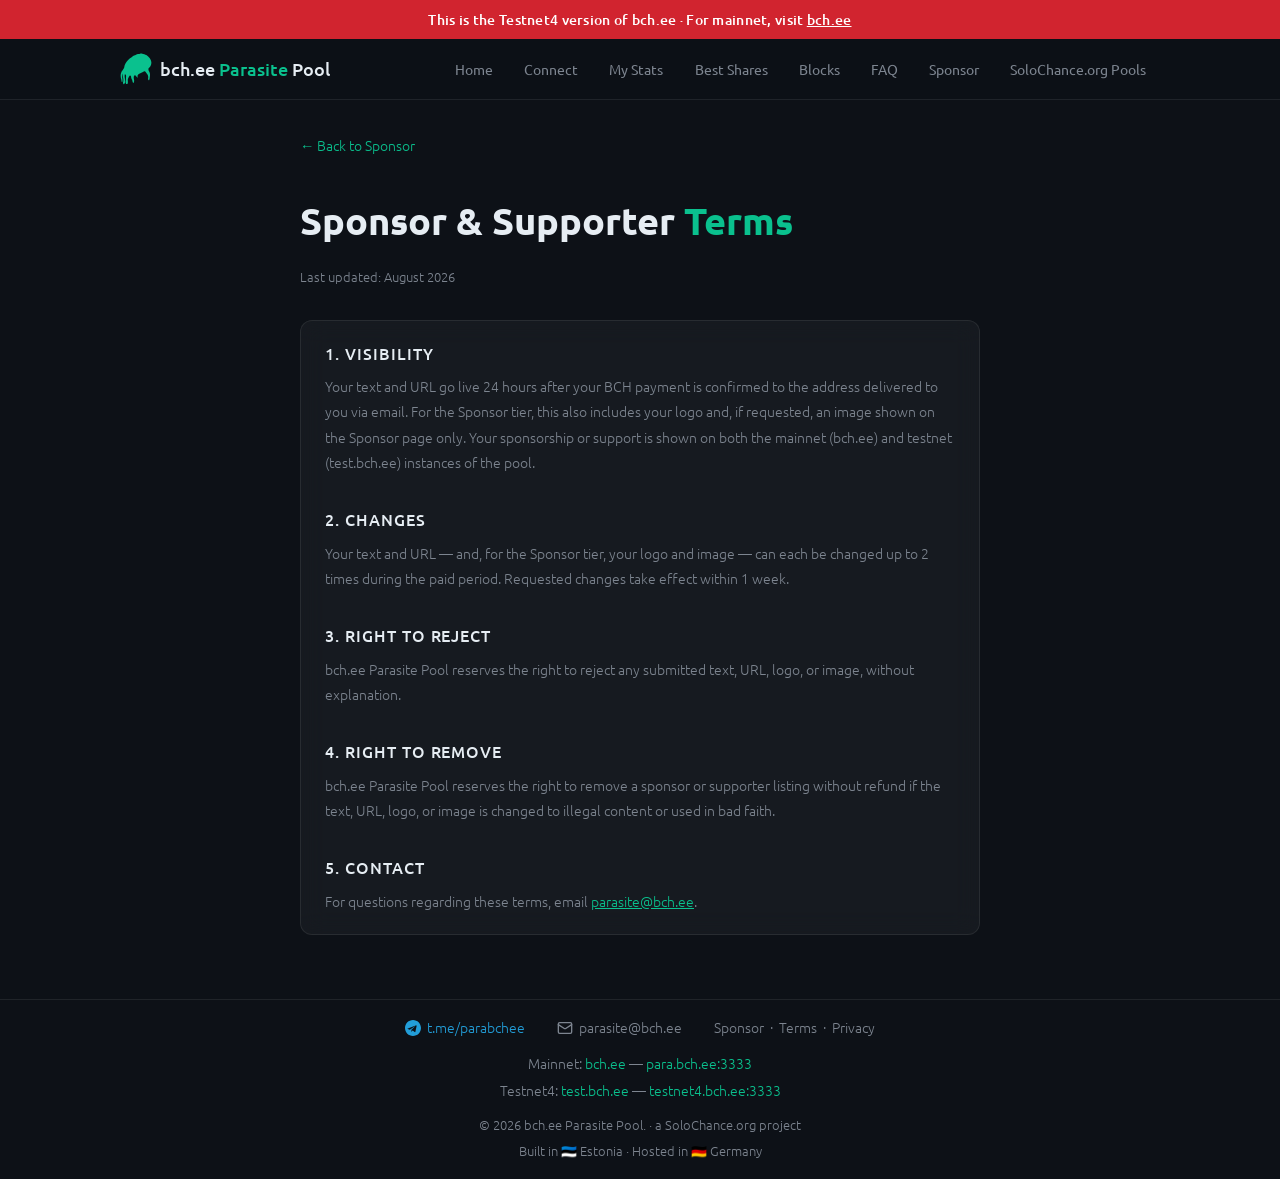
<file: sponsor-terms.html>
<!DOCTYPE html>
<html lang="en">
<head>
  <meta charset="UTF-8" />
  <meta name="viewport" content="width=device-width, initial-scale=1.0" />
  <title>Sponsor & Supporter Terms — bch.ee Parasite Pool</title>
  <meta name="description" content="Terms for sponsor and supporter slots on bch.ee Parasite Pool — visibility timing, text/URL changes, and removal policy." />
  <meta property="og:title" content="Sponsor & Supporter Terms — bch.ee Parasite Pool" />
  <meta property="og:description" content="Terms for sponsor and supporter slots on bch.ee Parasite Pool — visibility timing, text/URL changes, and removal policy." />
  <meta property="og:url" content="https://test.bch.ee/sponsor-terms.html" />
  <meta property="og:type" content="website" />
  <meta property="og:site_name" content="bch.ee Parasite Pool" />
  <meta name="twitter:card" content="summary" />
  <meta name="twitter:title" content="Sponsor & Supporter Terms — bch.ee Parasite Pool" />
  <meta name="twitter:description" content="Terms for sponsor and supporter slots on bch.ee Parasite Pool — visibility timing, text/URL changes, and removal policy." />
  <link rel="canonical" href="https://test.bch.ee/sponsor-terms.html" />
  <link rel="icon" type="image/x-icon" href="favicon.ico" />
  <link rel="icon" type="image/svg+xml" href="logo.svg" />
  <link rel="apple-touch-icon" href="parasite-logo.png" />
  <link rel="preconnect" href="https://fonts.googleapis.com" />
  <link rel="preconnect" href="https://fonts.gstatic.com" crossorigin />
  <link href="https://fonts.googleapis.com/css2?family=Ubuntu:wght@300;400;500;700&family=Ubuntu+Mono&display=swap" rel="stylesheet" />
  <link rel="stylesheet" href="style.css" />
  <style>
    .legal-body h2 {
      font-size: 1rem;
      font-weight: 500;
      color: var(--text);
      margin: 2rem 0 .5rem;
      text-transform: uppercase;
      letter-spacing: .06em;
    }
    .legal-body h2:first-child { margin-top: 0; }
    .legal-body p, .legal-body li {
      color: var(--muted);
      font-size: .9rem;
      line-height: 1.75;
    }
    .legal-body ul, .legal-body ol {
      padding-left: 1.5rem;
      margin-top: .4rem;
      display: flex;
      flex-direction: column;
      gap: .3rem;
    }
    .legal-body p + p { margin-top: .6rem; }
    .legal-meta {
      font-size: .8rem;
      color: var(--muted);
      margin-bottom: 2rem;
    }
    .back-link {
      display: inline-flex;
      align-items: center;
      gap: .4rem;
      color: var(--accent);
      text-decoration: none;
      font-size: .9rem;
      margin-bottom: 2rem;
      transition: opacity .2s;
    }
    .back-link:hover { opacity: .75; }
  </style>
</head>
<body>
<div class="site-topbar">
  <div class="testnet-banner" role="alert">This is the Testnet4 version of bch.ee &middot; For mainnet, visit <a href="https://bch.ee">bch.ee</a></div>

  <header class="header">
    <div class="container header-inner">
      <a href="/" class="logo">
        <img src="logo.svg" alt="bch.ee Parasite Pool" class="logo-icon" />
        <span class="logo-text">bch.ee <span class="accent">Parasite</span> Pool</span>
      </a>
      <nav class="nav">
        <a href="/" class="nav-btn">Home</a>
        <a href="/#connect" class="nav-btn">Connect</a>
        <a href="/#mystats" class="nav-btn">My Stats</a>
        <a href="/#bestshares" class="nav-btn">Best Shares</a>
        <a href="/#blocks" class="nav-btn">Blocks</a>
        <a href="/faq.html" class="nav-btn">FAQ</a>
        <a href="/sponsor.html" class="nav-btn">Sponsor</a>
        <a href="/solochance-pools.html" class="nav-btn">SoloChance.org Pools</a>
      </nav>
    </div>
  </header>
  </div>

  <main class="container" style="max-width:720px">

    <a href="/sponsor.html" class="back-link">← Back to Sponsor</a>

    <div class="hero" style="margin-bottom:1.5rem">
      <h1>Sponsor &amp; Supporter <span class="accent">Terms</span></h1>
    </div>

    <p class="legal-meta">Last updated: August 2026</p>

    <div class="card legal-body">

      <h2>1. Visibility</h2>
      <p>Your text and URL go live 24 hours after your BCH payment is confirmed to the address delivered to you via email. For the Sponsor tier, this also includes your logo and, if requested, an image shown on the Sponsor page only. Your sponsorship or support is shown on both the mainnet (bch.ee) and testnet (test.bch.ee) instances of the pool.</p>

      <h2>2. Changes</h2>
      <p>Your text and URL — and, for the Sponsor tier, your logo and image — can each be changed up to 2 times during the paid period. Requested changes take effect within 1 week.</p>

      <h2>3. Right to Reject</h2>
      <p>bch.ee Parasite Pool reserves the right to reject any submitted text, URL, logo, or image, without explanation.</p>

      <h2>4. Right to Remove</h2>
      <p>bch.ee Parasite Pool reserves the right to remove a sponsor or supporter listing without refund if the text, URL, logo, or image is changed to illegal content or used in bad faith.</p>

      <h2>5. Contact</h2>
      <p>For questions regarding these terms, email <a href="mailto:parasite@bch.ee" style="color:var(--accent)">parasite@bch.ee</a>.</p>

    </div>

  </main>

  <footer class="footer">
    <div class="container footer-inner">
      <a href="https://t.me/parabchee" target="_blank" rel="noopener" class="tg-footer-link">
        <svg viewBox="0 0 24 24" fill="currentColor" width="16" height="16"><path d="M12 0C5.373 0 0 5.373 0 12s5.373 12 12 12 12-5.373 12-12S18.627 0 12 0zm5.562 8.248-1.97 9.289c-.145.658-.537.818-1.084.508l-3-2.21-1.447 1.394c-.16.16-.295.295-.605.295l.213-3.053 5.56-5.023c.242-.213-.054-.333-.373-.12L7.17 14.498l-2.95-.924c-.64-.204-.657-.64.136-.948l11.57-4.461c.537-.194 1.006.131.836.083z"/></svg>
        t.me/parabchee
      </a>
      <a href="mailto:parasite@bch.ee" class="email-footer-link">
        <svg viewBox="0 0 24 24" fill="none" stroke="currentColor" stroke-width="2" stroke-linecap="round" stroke-linejoin="round" width="16" height="16"><rect x="2" y="4" width="20" height="16" rx="2"/><path d="m22 7-8.97 5.7a1.94 1.94 0 0 1-2.06 0L2 7"/></svg>
        parasite@bch.ee
      </a>
      <span class="muted">
        <a href="/sponsor.html" style="color:var(--muted);text-decoration:none;transition:color .2s" onmouseover="this.style.color='var(--accent)'" onmouseout="this.style.color='var(--muted)'">Sponsor</a>
        &nbsp;·&nbsp;
        <a href="/terms.html" style="color:var(--muted);text-decoration:none;transition:color .2s" onmouseover="this.style.color='var(--accent)'" onmouseout="this.style.color='var(--muted)'">Terms</a>
        &nbsp;·&nbsp;
        <a href="/privacy.html" style="color:var(--muted);text-decoration:none;transition:color .2s" onmouseover="this.style.color='var(--accent)'" onmouseout="this.style.color='var(--muted)'">Privacy</a>
      </span>
    </div>
    <div class="container footer-networks">
      <div>Mainnet: <a href="https://bch.ee" target="_blank" rel="noopener" style="color:var(--accent);text-decoration:none">bch.ee</a> &mdash; <span class="accent">para.bch.ee:3333</span></div>
      <div>Testnet4: <a href="/" style="color:var(--accent);text-decoration:none">test.bch.ee</a> &mdash; <span class="accent">testnet4.bch.ee:3333</span></div>
    </div>
    <div class="container footer-bottom">
      <div>&copy; 2026 bch.ee Parasite Pool. &middot; a <a href="https://solochance.org" target="_blank" rel="noopener" class="footer-solochance-link">SoloChance.org</a> project</div>
      <div>Built in 🇪🇪 Estonia &middot; Hosted in 🇩🇪 Germany</div>
    </div>
  </footer>

</body>
</html>
</file>
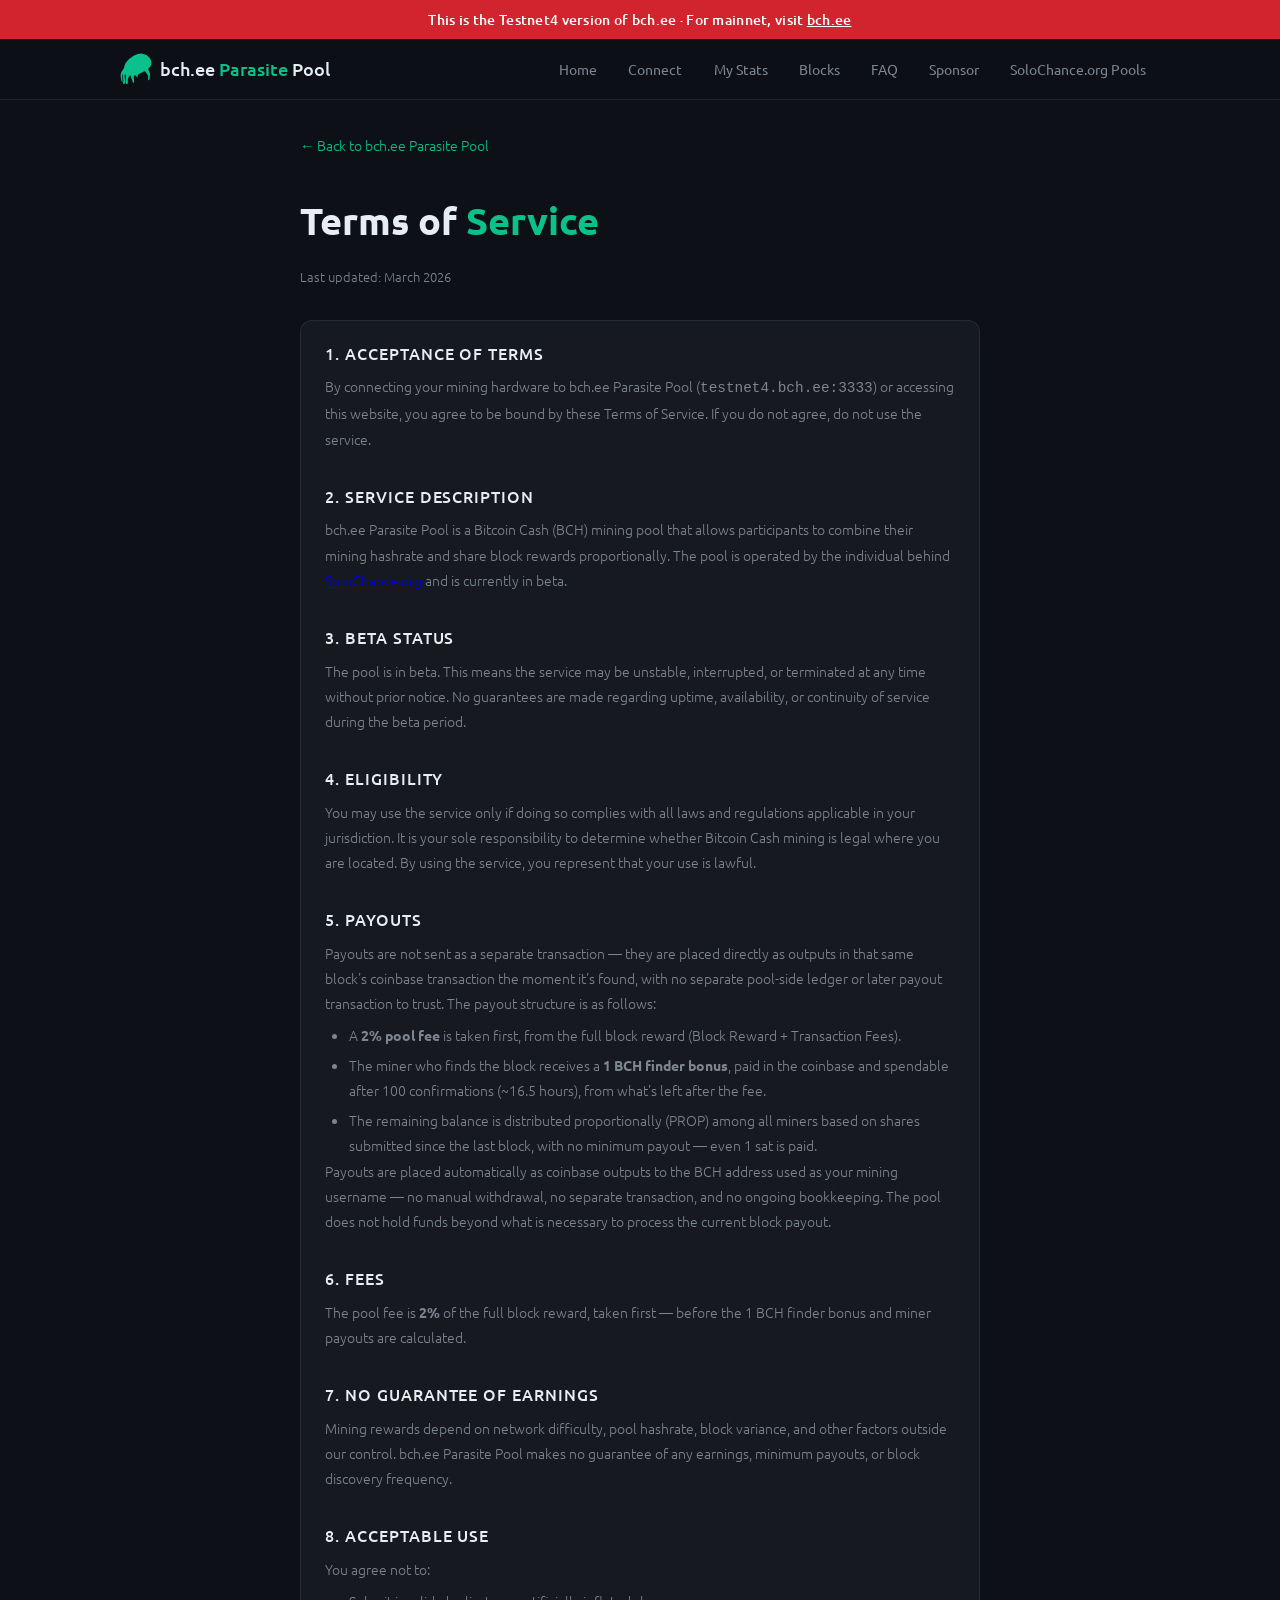
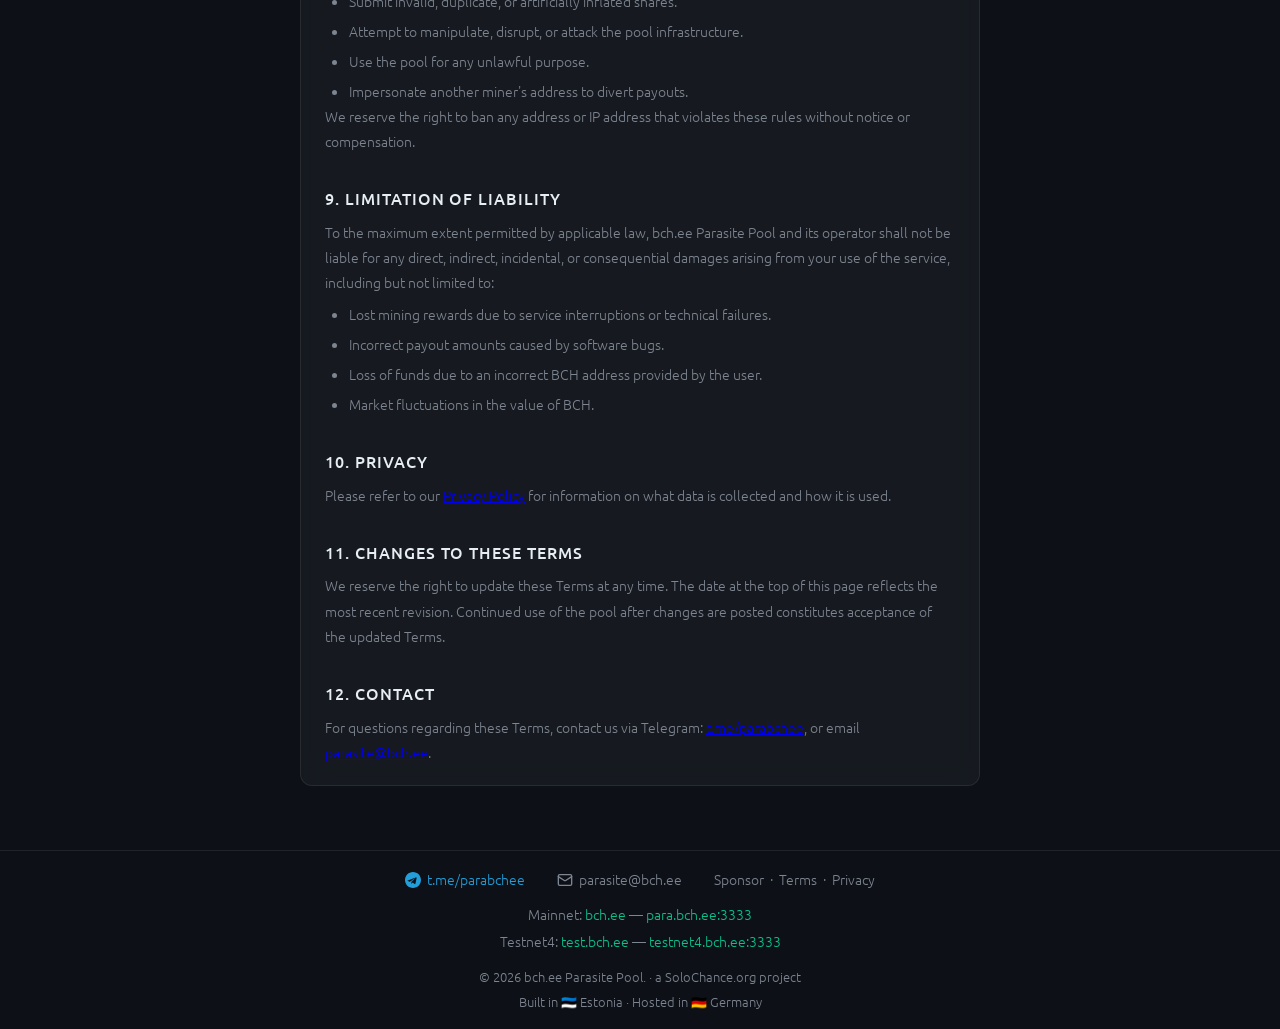
<file: terms.html>
<!DOCTYPE html>
<html lang="en">
<head>
  <meta charset="UTF-8" />
  <meta name="viewport" content="width=device-width, initial-scale=1.0" />
  <title>Terms of Service — bch.ee Parasite Pool</title>
  <meta name="description" content="Terms of Service for bch.ee Parasite Pool, a Bitcoin Cash mining pool." />
  <meta property="og:title" content="Terms of Service — bch.ee Parasite Pool" />
  <meta property="og:description" content="Terms of Service for bch.ee Parasite Pool, a Bitcoin Cash mining pool." />
  <meta property="og:url" content="https://test.bch.ee/terms.html" />
  <meta property="og:type" content="website" />
  <meta property="og:site_name" content="bch.ee Parasite Pool" />
  <meta name="twitter:card" content="summary" />
  <meta name="twitter:title" content="Terms of Service — bch.ee Parasite Pool" />
  <meta name="twitter:description" content="Terms of Service for bch.ee Parasite Pool, a Bitcoin Cash mining pool." />
  <link rel="canonical" href="https://test.bch.ee/terms.html" />
  <link rel="icon" type="image/x-icon" href="favicon.ico" />
  <link rel="icon" type="image/svg+xml" href="logo.svg" />
  <link rel="apple-touch-icon" href="parasite-logo.png" />
  <link rel="preconnect" href="https://fonts.googleapis.com" />
  <link rel="preconnect" href="https://fonts.gstatic.com" crossorigin />
  <link href="https://fonts.googleapis.com/css2?family=Ubuntu:wght@300;400;500;700&family=Ubuntu+Mono&display=swap" rel="stylesheet" />
  <link rel="stylesheet" href="style.css" />
  <style>
    .legal-body h2 {
      font-size: 1rem;
      font-weight: 500;
      color: var(--text);
      margin: 2rem 0 .5rem;
      text-transform: uppercase;
      letter-spacing: .06em;
    }
    .legal-body h2:first-child { margin-top: 0; }
    .legal-body p, .legal-body li {
      color: var(--muted);
      font-size: .9rem;
      line-height: 1.75;
    }
    .legal-body ul, .legal-body ol {
      padding-left: 1.5rem;
      margin-top: .4rem;
      display: flex;
      flex-direction: column;
      gap: .3rem;
    }
    .legal-body p + p { margin-top: .6rem; }
    .legal-meta {
      font-size: .8rem;
      color: var(--muted);
      margin-bottom: 2rem;
    }
    .back-link {
      display: inline-flex;
      align-items: center;
      gap: .4rem;
      color: var(--accent);
      text-decoration: none;
      font-size: .9rem;
      margin-bottom: 2rem;
      transition: opacity .2s;
    }
    .back-link:hover { opacity: .75; }
  </style>
</head>
<body>
<div class="site-topbar">
  <div class="testnet-banner" role="alert">This is the Testnet4 version of bch.ee &middot; For mainnet, visit <a href="https://bch.ee">bch.ee</a></div>

  <header class="header">
    <div class="container header-inner">
      <a href="/" class="logo">
        <img src="logo.svg" alt="bch.ee Parasite Pool" class="logo-icon" />
        <span class="logo-text">bch.ee <span class="accent">Parasite</span> Pool</span>
      </a>
      <nav class="nav">
        <a href="/" class="nav-btn">Home</a>
        <a href="/#connect" class="nav-btn">Connect</a>
        <a href="/#mystats" class="nav-btn">My Stats</a>
        <a href="/#blocks" class="nav-btn">Blocks</a>
        <a href="/faq.html" class="nav-btn">FAQ</a>
        <a href="/sponsor.html" class="nav-btn">Sponsor</a>
        <a href="/solochance-pools.html" class="nav-btn">SoloChance.org Pools</a>
      </nav>
    </div>
  </header>
  </div>

  <main class="container" style="max-width:720px">

    <a href="/" class="back-link">← Back to bch.ee Parasite Pool</a>

    <div class="hero" style="margin-bottom:1.5rem">
      <h1>Terms of <span class="accent">Service</span></h1>
    </div>

    <p class="legal-meta">Last updated: March 2026</p>

    <div class="card legal-body">

      <h2>1. Acceptance of Terms</h2>
      <p>By connecting your mining hardware to bch.ee Parasite Pool (<code>testnet4.bch.ee:3333</code>) or accessing this website, you agree to be bound by these Terms of Service. If you do not agree, do not use the service.</p>

      <h2>2. Service Description</h2>
      <p>bch.ee Parasite Pool is a Bitcoin Cash (BCH) mining pool that allows participants to combine their mining hashrate and share block rewards proportionally. The pool is operated by the individual behind <a href="https://solochance.org" target="_blank" rel="noopener">SoloChance.org</a> and is currently in beta.</p>

      <h2>3. Beta Status</h2>
      <p>The pool is in beta. This means the service may be unstable, interrupted, or terminated at any time without prior notice. No guarantees are made regarding uptime, availability, or continuity of service during the beta period.</p>

      <h2>4. Eligibility</h2>
      <p>You may use the service only if doing so complies with all laws and regulations applicable in your jurisdiction. It is your sole responsibility to determine whether Bitcoin Cash mining is legal where you are located. By using the service, you represent that your use is lawful.</p>

      <h2>5. Payouts</h2>
      <p>Payouts are not sent as a separate transaction — they are placed directly as outputs in that same block's coinbase transaction the moment it's found, with no separate pool-side ledger or later payout transaction to trust. The payout structure is as follows:</p>
      <ul>
        <li>A <strong>2% pool fee</strong> is taken first, from the full block reward (Block Reward + Transaction Fees).</li>
        <li>The miner who finds the block receives a <strong>1 BCH finder bonus</strong>, paid in the coinbase and spendable after 100 confirmations (~16.5 hours), from what's left after the fee.</li>
        <li>The remaining balance is distributed proportionally (PROP) among all miners based on shares submitted since the last block, with no minimum payout — even 1 sat is paid.</li>
      </ul>
      <p>Payouts are placed automatically as coinbase outputs to the BCH address used as your mining username — no manual withdrawal, no separate transaction, and no ongoing bookkeeping. The pool does not hold funds beyond what is necessary to process the current block payout.</p>

      <h2>6. Fees</h2>
      <p>The pool fee is <strong>2%</strong> of the full block reward, taken first — before the 1 BCH finder bonus and miner payouts are calculated.</p>

      <h2>7. No Guarantee of Earnings</h2>
      <p>Mining rewards depend on network difficulty, pool hashrate, block variance, and other factors outside our control. bch.ee Parasite Pool makes no guarantee of any earnings, minimum payouts, or block discovery frequency.</p>

      <h2>8. Acceptable Use</h2>
      <p>You agree not to:</p>
      <ul>
        <li>Submit invalid, duplicate, or artificially inflated shares.</li>
        <li>Attempt to manipulate, disrupt, or attack the pool infrastructure.</li>
        <li>Use the pool for any unlawful purpose.</li>
        <li>Impersonate another miner's address to divert payouts.</li>
      </ul>
      <p>We reserve the right to ban any address or IP address that violates these rules without notice or compensation.</p>

      <h2>9. Limitation of Liability</h2>
      <p>To the maximum extent permitted by applicable law, bch.ee Parasite Pool and its operator shall not be liable for any direct, indirect, incidental, or consequential damages arising from your use of the service, including but not limited to:</p>
      <ul>
        <li>Lost mining rewards due to service interruptions or technical failures.</li>
        <li>Incorrect payout amounts caused by software bugs.</li>
        <li>Loss of funds due to an incorrect BCH address provided by the user.</li>
        <li>Market fluctuations in the value of BCH.</li>
      </ul>
      <h2>10. Privacy</h2>
      <p>Please refer to our <a href="/privacy.html">Privacy Policy</a> for information on what data is collected and how it is used.</p>

      <h2>11. Changes to These Terms</h2>
      <p>We reserve the right to update these Terms at any time. The date at the top of this page reflects the most recent revision. Continued use of the pool after changes are posted constitutes acceptance of the updated Terms.</p>

      <h2>12. Contact</h2>
      <p>For questions regarding these Terms, contact us via Telegram: <a href="https://t.me/parabchee" target="_blank" rel="noopener">t.me/parabchee</a>, or email <a href="mailto:parasite@bch.ee">parasite@bch.ee</a>.</p>

    </div>

  </main>

  <footer class="footer">
    <div class="container footer-inner">
      <a href="https://t.me/parabchee" target="_blank" rel="noopener" class="tg-footer-link">
        <svg viewBox="0 0 24 24" fill="currentColor" width="16" height="16"><path d="M12 0C5.373 0 0 5.373 0 12s5.373 12 12 12 12-5.373 12-12S18.627 0 12 0zm5.562 8.248-1.97 9.289c-.145.658-.537.818-1.084.508l-3-2.21-1.447 1.394c-.16.16-.295.295-.605.295l.213-3.053 5.56-5.023c.242-.213-.054-.333-.373-.12L7.17 14.498l-2.95-.924c-.64-.204-.657-.64.136-.948l11.57-4.461c.537-.194 1.006.131.836.083z"/></svg>
        t.me/parabchee
      </a>
      <a href="mailto:parasite@bch.ee" class="email-footer-link">
        <svg viewBox="0 0 24 24" fill="none" stroke="currentColor" stroke-width="2" stroke-linecap="round" stroke-linejoin="round" width="16" height="16"><rect x="2" y="4" width="20" height="16" rx="2"/><path d="m22 7-8.97 5.7a1.94 1.94 0 0 1-2.06 0L2 7"/></svg>
        parasite@bch.ee
      </a>
      <span class="muted">
        <a href="/sponsor.html" style="color:var(--muted);text-decoration:none;transition:color .2s" onmouseover="this.style.color='var(--accent)'" onmouseout="this.style.color='var(--muted)'">Sponsor</a>
        &nbsp;·&nbsp;
        <a href="/terms.html" style="color:var(--muted);text-decoration:none;transition:color .2s" onmouseover="this.style.color='var(--accent)'" onmouseout="this.style.color='var(--muted)'">Terms</a>
        &nbsp;·&nbsp;
        <a href="/privacy.html" style="color:var(--muted);text-decoration:none;transition:color .2s" onmouseover="this.style.color='var(--accent)'" onmouseout="this.style.color='var(--muted)'">Privacy</a>
      </span>
    </div>
    <div class="container footer-networks">
      <div>Mainnet: <a href="https://bch.ee" target="_blank" rel="noopener" style="color:var(--accent);text-decoration:none">bch.ee</a> &mdash; <span class="accent">para.bch.ee:3333</span></div>
      <div>Testnet4: <a href="/" style="color:var(--accent);text-decoration:none">test.bch.ee</a> &mdash; <span class="accent">testnet4.bch.ee:3333</span></div>
    </div>
    <div class="container footer-bottom">
      <div>&copy; 2026 bch.ee Parasite Pool. &middot; a <a href="https://solochance.org" target="_blank" rel="noopener" class="footer-solochance-link">SoloChance.org</a> project</div>
      <div>Built in 🇪🇪 Estonia &middot; Hosted in 🇩🇪 Germany</div>
    </div>
  </footer>

</body>
</html>
</file>
<file: style.css>
/* ===========================
   BCH Parasite Pool — Styles
   =========================== */

:root {
  --bg:          #0d1117;
  --bg-card:     rgba(255, 255, 255, 0.04);
  --bg-card-hover: rgba(255, 255, 255, 0.07);
  --border:      rgba(255, 255, 255, 0.08);
  --accent:      #0AC18E;
  --accent-dim:  rgba(10, 193, 142, 0.15);
  --accent-glow: rgba(10, 193, 142, 0.25);
  --text:        #e6edf3;
  --muted:       #7d8590;
  --yellow:      #f0b429;
  --yellow-bg:   rgba(240, 180, 41, 0.15);
  --block:       #58a6ff;
  --radius:      12px;
  --radius-sm:   8px;
  --blur:        blur(12px);
}

*, *::before, *::after { box-sizing: border-box; margin: 0; padding: 0; }

html { scroll-behavior: smooth; }

body {
  background: var(--bg);
  color: var(--text);
  font-family: 'Ubuntu', sans-serif;
  font-weight: 300;
  font-size: 16px;
  line-height: 1.6;
  min-height: 100vh;
  display: flex;
  flex-direction: column;
}

/* ── Layout ── */

.container {
  max-width: 1080px;
  margin: 0 auto;
  padding: 0 1.25rem;
  width: 100%;
}

main.container {
  flex: 1;
  padding-top: 2rem;
  padding-bottom: 4rem;
}

/* ── Testnet banner ── */

.testnet-banner {
  background: #d1242f;
  color: #fff;
  text-align: center;
  font-weight: 500;
  font-size: .9rem;
  padding: .5rem 1rem;
  letter-spacing: .02em;
}

.testnet-banner a {
  color: #fff;
  text-decoration: underline;
}
.testnet-banner a:hover {
  opacity: .8;
}

/* ── Header ── */

.site-topbar {
  position: sticky;
  top: 0;
  z-index: 100;
}

.header {
  background: rgba(13, 17, 23, 0.85);
  backdrop-filter: var(--blur);
  -webkit-backdrop-filter: var(--blur);
  border-bottom: 1px solid var(--border);
}

.header-inner {
  display: flex;
  align-items: center;
  justify-content: space-between;
  min-height: 60px;
  padding-top: .75rem;
  padding-bottom: .75rem;
  gap: 1rem;
}

.logo {
  display: flex;
  align-items: center;
  gap: .5rem;
  font-size: 1.1rem;
  font-weight: 500;
  white-space: nowrap;
  user-select: none;
  text-decoration: none;
  color: var(--text);
}

.logo-icon { height: 32px; width: 32px; object-fit: contain; }

.nav {
  display: flex;
  gap: .25rem;
  flex-wrap: wrap;
}

.nav-btn {
  background: transparent;
  border: none;
  color: var(--muted);
  font-family: 'Ubuntu', sans-serif;
  font-size: .9rem;
  font-weight: 400;
  padding: .4rem .85rem;
  border-radius: var(--radius-sm);
  cursor: pointer;
  text-decoration: none;
  transition: color .2s, background .2s;
}

.nav-btn:hover { color: var(--text); background: var(--bg-card); }
.nav-btn.active { color: var(--accent); background: var(--accent-dim); }

/* ── Sections ── */

.section { display: none; }
.section.active { display: block; }

/* ── Hero ── */

.hero {
  margin-bottom: 2.25rem;
  padding-top: .5rem;
}

.hero-inner {
  display: flex;
  align-items: center;
  gap: 1.75rem;
}

.hero-bch-logo {
  width: 96px;
  height: 96px;
  flex-shrink: 0;
  border-radius: 50%;
  box-shadow: 0 0 32px rgba(10, 193, 142, 0.3);
}

.hero h1 {
  font-size: clamp(1.6rem, 4vw, 2.4rem);
  font-weight: 700;
  line-height: 1.2;
  margin-bottom: .65rem;
}

.hero-sub {
  color: var(--muted);
  font-size: 1.05rem;
  max-width: 580px;
}

.sponsor-banner {
  position: relative;
  overflow: hidden;
  display: flex;
  align-items: center;
  gap: 1rem;
  font-size: .9rem;
  color: var(--muted);
  text-decoration: none;
  cursor: pointer;
  background: linear-gradient(135deg, rgba(240, 180, 41, 0.08), rgba(240, 180, 41, 0.02));
  border: 1px solid rgba(240, 180, 41, 0.3);
  border-radius: var(--radius);
  padding: .75rem 1.1rem;
  margin-bottom: 1.5rem;
  transition: transform .2s ease, box-shadow .2s ease, background .2s ease;
}

.sponsor-banner:hover {
  transform: translateY(-3px);
  box-shadow: 0 8px 32px rgba(240, 180, 41, 0.18);
  background: linear-gradient(135deg, rgba(240, 180, 41, 0.12), rgba(240, 180, 41, 0.03));
}

.sponsor-banner-content {
  display: flex;
  flex-direction: column;
  align-items: flex-start;
  gap: .4rem;
  flex: 1;
  min-width: 0;
}

.sponsor-banner-logo {
  flex-shrink: 0;
  height: 44px;
  width: auto;
}

.sponsor-banner-text strong { color: var(--text); }

.sponsor-banner-link {
  color: var(--yellow);
  text-decoration: none;
  font-weight: 600;
  white-space: nowrap;
  transition: opacity .2s;
}

.sponsor-banner-link:hover { opacity: .75; }

.sponsor-ribbon {
  position: absolute;
  top: 13px;
  right: -34px;
  width: 130px;
  text-align: center;
  background: var(--yellow);
  color: #1a1300;
  font-size: .62rem;
  font-weight: 700;
  text-transform: uppercase;
  letter-spacing: .08em;
  padding: .28rem 0 .28rem 8px;
  transform: rotate(45deg);
  box-shadow: 0 2px 6px rgba(0, 0, 0, .3);
}

.sponsor-banner .sponsor-ribbon {
  top: auto;
  bottom: 13px;
  transform: rotate(-45deg);
}

/* ── Sponsor page ── */

.sponsor-tier-grid {
  display: grid;
  grid-template-columns: 1fr;
  gap: 1.25rem;
  margin: 2rem 0;
}

.sponsor-tier {
  position: relative;
  overflow: hidden;
  display: flex;
  flex-direction: column;
  align-items: flex-start;
}

.sponsor-tier-featured {
  background: linear-gradient(135deg, rgba(240, 180, 41, 0.08), rgba(240, 180, 41, 0.02));
  border-color: rgba(240, 180, 41, 0.3);
}

.sponsor-tier-price {
  font-size: 1.7rem;
  font-weight: 700;
  color: var(--text);
}

.sponsor-tier-price span {
  font-size: .82rem;
  font-weight: 400;
  color: var(--muted);
}

.sponsor-tier-name {
  font-size: 1.05rem;
  font-weight: 500;
  margin: .3rem 0 .6rem;
}

.sponsor-tier-logo {
  height: 56px;
  width: auto;
  margin: .3rem 0 .8rem;
}

.sponsor-tier-desc {
  color: var(--muted);
  font-size: .88rem;
  line-height: 1.65;
  margin-bottom: 1rem;
}

.slot-available {
  color: var(--accent);
  font-size: .82rem;
  font-weight: 500;
}

.sponsor-cta {
  display: inline-block;
  margin-top: auto;
  background: var(--yellow);
  color: #1a1300;
  text-decoration: none;
  font-size: .9rem;
  font-weight: 500;
  padding: .65rem 1.4rem;
  border-radius: var(--radius-sm);
  transition: opacity .2s, transform .15s;
}

.sponsor-cta-alt {
  background: var(--accent);
  color: #000;
}

.sponsor-cta:hover { opacity: .88; transform: translateY(-1px); }

.supporter-list {
  list-style: none;
  display: grid;
  grid-template-columns: 1fr;
  gap: .4rem;
  margin-bottom: 1.2rem;
  width: 100%;
}

.supporter-slot {
  display: flex;
  align-items: center;
  gap: .4rem;
  font-size: .82rem;
  padding: .4rem .6rem;
  border: 1px dashed var(--border);
  border-radius: var(--radius-sm);
}

.supporter-slot-filled {
  align-items: center;
  border-style: solid;
  padding: .6rem .6rem;
}

a.supporter-slot {
  text-decoration: none;
  color: inherit;
  cursor: pointer;
  transition: border-color .2s, transform .2s;
}

a.supporter-slot:hover {
  border-color: var(--accent);
  transform: translateY(-1px);
}

.supporter-slot-num { color: var(--muted); }

.supporter-slot-logo-wrap {
  flex-shrink: 0;
  width: 106px;
  display: inline-flex;
  align-items: center;
  justify-content: center;
  background: #fff;
  border-radius: var(--radius-sm);
  padding: .55rem .8rem;
}

.supporter-slot-logo {
  height: 56px;
  width: auto;
  display: block;
}

.supporter-link {
  color: var(--text);
  text-decoration: none;
  line-height: 1.5;
  transition: color .2s;
}

.supporter-link:hover { color: var(--accent); }

.tier-table {
  width: 100%;
  border-collapse: collapse;
  font-size: .85rem;
}

.tier-table th {
  text-align: left;
  color: var(--muted);
  font-weight: 500;
  text-transform: uppercase;
  letter-spacing: .05em;
  font-size: .75rem;
  padding: .5rem .75rem;
  border-bottom: 1px solid var(--border);
  white-space: nowrap;
}

.tier-table td {
  padding: .6rem .75rem;
  border-bottom: 1px solid var(--border);
  color: var(--text);
  vertical-align: top;
}

.tier-table tr:last-child td { border-bottom: none; }

.tier-table td:nth-child(1) { color: var(--accent); font-weight: 500; white-space: nowrap; }
.tier-table td:nth-child(2),
.tier-table td:nth-child(3) { color: var(--muted); white-space: nowrap; }
.tier-table td:nth-child(4) { color: var(--muted); min-width: 200px; }
.tier-table td:nth-child(5) { color: var(--muted); white-space: nowrap; }

.donation-field {
  display: flex;
  align-items: center;
  gap: .6rem;
  background: var(--bg);
  border: 1px solid var(--border);
  border-radius: var(--radius-sm);
  padding: .6rem .8rem;
  width: 100%;
}

.donation-address {
  flex: 1;
  min-width: 0;
  font-family: 'Ubuntu Mono', monospace;
  font-size: .82rem;
  color: var(--text);
  overflow-wrap: anywhere;
}

.donation-copy-btn {
  flex-shrink: 0;
  background: var(--accent-dim);
  color: var(--accent);
  border: none;
  font-family: 'Ubuntu', sans-serif;
  font-size: .8rem;
  font-weight: 500;
  padding: .4rem .9rem;
  border-radius: var(--radius-sm);
  cursor: pointer;
  transition: background .2s;
}

.donation-copy-btn:hover { background: var(--accent-glow); }

.byline {
  display: inline-flex;
  flex-direction: column;
  align-items: flex-start;
  gap: .2rem;
  font-size: .8rem;
  font-weight: 500;
  text-transform: uppercase;
  letter-spacing: .08em;
  color: #7c74f0;
  background: rgba(79, 70, 229, 0.12);
  border: 1px solid rgba(79, 70, 229, 0.25);
  border-radius: 12px;
  padding: .5rem .85rem;
  margin-bottom: .9rem;
}

.byline-part { white-space: normal; }
.byline-sep  { display: none; }

.byline-link {
  color: #a5a0f5;
  text-decoration: none;
  font-weight: 600;
  transition: color .2s;
}

.byline-link:hover { color: #fff; }

@media (max-width: 480px) {
  .hero-inner { flex-direction: column; align-items: flex-start; gap: 1rem; }
  .hero-bch-logo { width: 72px; height: 72px; }
}

.accent { color: var(--accent); }

/* ── Section title ── */

.section-title {
  font-size: .8rem;
  font-weight: 500;
  text-transform: uppercase;
  letter-spacing: .08em;
  color: var(--muted);
  margin-bottom: 1rem;
  margin-top: 0;
}

.section-title-gold { color: var(--yellow); }

/* ── Cards ── */

.card {
  background: var(--bg-card);
  border: 1px solid var(--border);
  border-radius: var(--radius);
  padding: 1.25rem 1.5rem;
  backdrop-filter: var(--blur);
  -webkit-backdrop-filter: var(--blur);
  transition: transform .2s ease, box-shadow .2s ease, background .2s ease;
}

.card:hover {
  transform: translateY(-3px);
  box-shadow: 0 8px 32px var(--accent-glow);
  background: var(--bg-card-hover);
}

.card-grid {
  display: grid;
  grid-template-columns: repeat(auto-fill, minmax(160px, 1fr));
  gap: 1rem;
}

#bch-grid {
  grid-template-columns: repeat(2, minmax(0, 1fr));
}

#stats-grid {
  grid-template-columns: repeat(3, minmax(0, 1fr));
}

#chances-grid {
  grid-template-columns: repeat(4, minmax(0, 1fr));
}

#user-stats-grid,
#user-chance-grid {
  grid-template-columns: repeat(3, minmax(0, 1fr));
}

#user-payout-grid {
  grid-template-columns: repeat(2, minmax(0, 1fr));
}

.card-grid.three-col {
  grid-template-columns: repeat(auto-fit, minmax(240px, 1fr));
}

/* ── Stat Cards ── */

.stat-card {
  text-align: center;
  padding: 1.5rem 1rem;
}

.stat-label {
  font-size: .8rem;
  color: var(--muted);
  text-transform: uppercase;
  letter-spacing: .06em;
  margin-bottom: .4rem;
}

.stat-value {
  font-size: 1.8rem;
  font-weight: 700;
  color: var(--accent);
  line-height: 1.1;
}

.stat-value.skeleton { color: var(--border); }

.stat-change {
  font-size: .82rem;
  font-weight: 500;
  margin-top: .3rem;
}

/* ── Info Cards ── */

.info-card { padding: 1.5rem; }

.info-icon {
  font-size: 1.8rem;
  margin-bottom: .75rem;
}

.info-title {
  font-size: 1rem;
  font-weight: 500;
  margin-bottom: .4rem;
}

.info-desc {
  color: var(--muted);
  font-size: .9rem;
}

.info-desc a {
  color: var(--accent);
  text-decoration: none;
}
.info-desc a:hover { text-decoration: underline; }

.inspiration-box {
  background: rgba(79, 70, 229, 0.12);
  border: 1px solid rgba(79, 70, 229, 0.25);
  border-radius: var(--radius-sm);
  padding: .65rem .85rem;
  margin-bottom: .85rem;
}

.inspiration-box .stat-label {
  color: #a5a0f5;
  margin-bottom: .3rem;
}

.inspiration-box p {
  margin: 0;
  font-size: .85rem;
  color: var(--muted);
}

.first-block-box {
  background: var(--accent-dim);
  border: 1px solid rgba(10, 193, 142, 0.25);
  border-radius: var(--radius-sm);
  padding: .65rem .85rem;
  margin-bottom: .85rem;
}

.first-block-box .stat-label {
  color: var(--accent);
  margin-bottom: .3rem;
}

.first-block-box p {
  margin: 0;
  font-size: .85rem;
  color: var(--muted);
}

.first-block-box a {
  color: var(--accent);
  text-decoration: none;
}
.first-block-box a:hover { text-decoration: underline; }

.payout-order {
  margin-top: .65rem;
  padding-left: 1.1rem;
  display: flex;
  flex-direction: column;
  gap: .45rem;
  font-size: .85rem;
}

.payout-order li { line-height: 1.4; }

.payout-amount {
  color: var(--accent);
  font-weight: 500;
}

.formula {
  margin-top: .7rem;
  font-family: 'Ubuntu Mono', monospace;
  font-size: .82rem;
  color: var(--accent);
  background: var(--accent-dim);
  border: 1px solid rgba(10,193,142,.2);
  border-radius: var(--radius-sm);
  padding: .4rem .75rem;
  display: inline-block;
  line-height: 1.8;
}

.formula sup, .formula sub {
  font-size: .75em;
}

/* ── Connect Card ── */

.connect-card { display: flex; flex-direction: column; gap: .75rem; }

.connect-row {
  display: flex;
  align-items: center;
  gap: 1rem;
  flex-wrap: wrap;
}

.connect-label {
  min-width: 90px;
  font-size: .85rem;
  color: var(--muted);
  text-transform: uppercase;
  letter-spacing: .05em;
}

code.connect-value {
  font-family: 'Ubuntu Mono', 'Fira Mono', monospace;
  font-size: .95rem;
  color: var(--accent);
  background: var(--accent-dim);
  padding: .2rem .6rem;
  border-radius: var(--radius-sm);
  word-break: break-all;
}

/* ── Config tabs + block ── */

.config-tabs {
  display: flex;
  gap: .375rem;
  margin-bottom: 1rem;
  flex-wrap: wrap;
}

.tab-btn {
  background: transparent;
  border: 1px solid var(--border);
  color: var(--muted);
  font-family: 'Ubuntu', sans-serif;
  font-size: .8rem;
  padding: .3rem .8rem;
  border-radius: var(--radius-sm);
  cursor: pointer;
  transition: color .2s, background .2s, border-color .2s;
}

.tab-btn:hover { color: var(--text); border-color: var(--accent); }
.tab-btn.active {
  color: var(--accent);
  background: var(--accent-dim);
  border-color: var(--accent);
}

.config-block {
  display: none;
  background: rgba(0,0,0,.35);
  border: 1px solid var(--border);
  border-radius: var(--radius-sm);
  padding: 1rem 1.25rem;
  overflow-x: auto;
  font-family: 'Ubuntu Mono', 'Fira Mono', 'Courier New', monospace;
  font-size: .875rem;
  color: var(--text);
  line-height: 1.7;
  white-space: pre;
}

.config-block.active { display: block; }

/* ── Bitaxe UI mockup ── */

.bitaxe-ui {
  display: none;
  background: #1e1e2e;
  border: 1px solid #2d2d44;
  border-radius: 10px;
  padding: 0 !important;
  overflow: hidden;
  font-family: 'Ubuntu', sans-serif;
  width: 100%;
  white-space: normal;
}

.bitaxe-header {
  display: flex;
  align-items: center;
  gap: .6rem;
  background: #16162a;
  padding: .75rem 1.1rem;
  font-size: .95rem;
  font-weight: 500;
  color: #e2e2f0;
  border-bottom: 1px solid #2d2d44;
}

.bitaxe-logo { font-size: 1.1rem; color: #F7931A; }

.bitaxe-ui.active { display: block; }


.bitaxe-form {
  padding: 1rem 1.1rem;
  display: flex;
  flex-direction: column;
  gap: .75rem;
}

.bitaxe-field {
  display: flex;
  flex-direction: column;
  gap: .3rem;
}

.bitaxe-field label {
  font-size: .78rem;
  color: #9090b0;
  font-weight: 500;
  text-transform: uppercase;
  letter-spacing: .05em;
}

.bitaxe-field input {
  background: #13131f;
  border: 1px solid #2d2d44;
  border-radius: 6px;
  color: #e2e2f0;
  font-family: 'Ubuntu Mono', monospace;
  font-size: .88rem;
  padding: .55rem .8rem;
  outline: none;
  width: 100%;
}

.bitaxe-field input:focus { border-color: #F7931A; }



/* ── Avalon UI mockup ── */

.avalon-ui {
  display: none;
  background: #1a1a1a;
  border: 1px solid #333;
  border-radius: 10px;
  padding: 0 !important;
  overflow: hidden;
  font-family: 'Ubuntu', sans-serif;
  width: 100%;
  white-space: normal;
}

.avalon-ui.active { display: block; }

.avalon-header {
  display: flex;
  align-items: center;
  gap: .6rem;
  background: #111;
  padding: .75rem 1.1rem;
  font-size: .95rem;
  font-weight: 500;
  color: #e0e0e0;
  border-bottom: 1px solid #333;
}

.avalon-logo { font-size: 1.1rem; color: #FF6B00; }

.avalon-form {
  padding: 1rem 1.1rem;
  display: flex;
  flex-direction: column;
  gap: .75rem;
}

.avalon-field {
  display: flex;
  flex-direction: column;
  gap: .3rem;
}

.avalon-field label {
  font-size: .78rem;
  color: #888;
  font-weight: 500;
  text-transform: uppercase;
  letter-spacing: .05em;
}

.avalon-field input {
  background: #0d0d0d;
  border: 1px solid #333;
  border-radius: 6px;
  color: #e0e0e0;
  font-family: 'Ubuntu Mono', monospace;
  font-size: .88rem;
  padding: .55rem .8rem;
  outline: none;
  width: 100%;
}

.avalon-field input:focus { border-color: #FF6B00; }

/* ── NiceHash UI ── */

.nicehash-ui {
  display: none;
  background: #1a1a1e;
  border: 1px solid #333;
  border-radius: 10px;
  padding: 0 !important;
  overflow: hidden;
  font-family: 'Ubuntu', sans-serif;
  width: 100%;
  white-space: normal;
}

.nicehash-ui.active { display: block; }

.nicehash-header {
  display: flex;
  align-items: center;
  gap: .6rem;
  background: #111114;
  padding: .75rem 1.1rem;
  font-size: .95rem;
  font-weight: 500;
  color: #e0e0e0;
  border-bottom: 1px solid #333;
}

.nicehash-logo { font-size: 1.1rem; color: #f5a623; }

.nicehash-form {
  padding: 1rem 1.1rem;
  display: flex;
  flex-direction: column;
  gap: .75rem;
}

.nicehash-field {
  display: flex;
  flex-direction: column;
  gap: .3rem;
}

.nicehash-field label {
  font-size: .78rem;
  color: #888;
  font-weight: 500;
  font-style: italic;
}

.nicehash-field input,
.nicehash-field select {
  background: #0d0d0f;
  border: 1px solid #333;
  border-radius: 6px;
  color: #e0e0e0;
  font-family: 'Ubuntu Mono', monospace;
  font-size: .88rem;
  padding: .55rem .8rem;
  outline: none;
  width: 100%;
  -webkit-appearance: none;
}

.nicehash-field input:focus,
.nicehash-field select:focus { border-color: #f5a623; }

.nicehash-row {
  display: flex;
  gap: .75rem;
}

.nicehash-row .nicehash-field:first-child { flex: 2; }
.nicehash-row .nicehash-field:last-child { flex: 1; }

.nicehash-note {
  font-size: .72rem;
  color: #666;
  margin-top: -.2rem;
}

/* ── Braiins Config UI ── */

.braiins-ui {
  display: none;
  background: #1a1a1e;
  border: 1px solid #333;
  border-radius: 10px;
  padding: 0 !important;
  overflow: hidden;
  font-family: 'Ubuntu', sans-serif;
  width: 100%;
  white-space: normal;
}

.braiins-ui.active { display: block; }

.braiins-header {
  display: flex;
  align-items: center;
  gap: .6rem;
  background: #111114;
  padding: .75rem 1.1rem;
  font-size: .95rem;
  font-weight: 500;
  color: #e0e0e0;
  border-bottom: 1px solid #333;
}

.braiins-logo { font-size: 1.1rem; color: #8a6bf0; }

.braiins-form {
  padding: 1rem 1.1rem;
  display: flex;
  flex-direction: column;
  gap: .75rem;
}

.braiins-field {
  display: flex;
  flex-direction: column;
  gap: .3rem;
}

.braiins-field label {
  font-size: .78rem;
  color: #888;
  font-weight: 500;
  font-style: italic;
}

.braiins-field input {
  background: #0d0d0f;
  border: 1px solid #333;
  border-radius: 6px;
  color: #e0e0e0;
  font-family: 'Ubuntu Mono', monospace;
  font-size: .88rem;
  padding: .55rem .8rem;
  outline: none;
  width: 100%;
}

.braiins-field input:focus { border-color: #8a6bf0; }

/* ── Lookup Card ── */

.lookup-card { margin-bottom: 1.5rem; }

.lookup-row {
  display: flex;
  gap: .75rem;
  flex-wrap: wrap;
}

.address-input {
  flex: 1;
  min-width: 0;
  background: rgba(0,0,0,.35);
  border: 1px solid var(--border);
  border-radius: var(--radius-sm);
  color: var(--text);
  font-family: 'Ubuntu Mono', 'Fira Mono', monospace;
  font-size: .9rem;
  padding: .65rem 1rem;
  outline: none;
  transition: border-color .2s, box-shadow .2s;
}

.address-input::placeholder { color: var(--muted); opacity: .6; }

.address-input:focus {
  border-color: var(--accent);
  box-shadow: 0 0 0 3px var(--accent-glow);
}

.input-hint {
  margin-top: .6rem;
  font-size: .82rem;
  color: var(--muted);
  overflow-wrap: break-word;
  word-break: break-all;
}

/* ── Buttons ── */

.btn-primary {
  background: var(--accent);
  color: #000;
  border: none;
  font-family: 'Ubuntu', sans-serif;
  font-size: .9rem;
  font-weight: 500;
  padding: .65rem 1.4rem;
  border-radius: var(--radius-sm);
  cursor: pointer;
  white-space: nowrap;
  transition: opacity .2s, transform .15s;
}

.btn-primary:hover { opacity: .88; transform: translateY(-1px); }
.btn-primary:active { transform: translateY(0); }


/* ── Warming up banner ── */

.warming-banner {
  display: flex;
  align-items: flex-start;
  gap: 1rem;
  background: rgba(10,193,142,.07);
  border: 1px solid rgba(10,193,142,.2);
  border-radius: var(--radius);
  padding: 1.1rem 1.4rem;
  margin-bottom: 1.5rem;
}

.warming-banner.hidden { display: none; }

.warming-icon { font-size: 1.4rem; line-height: 1; }

.warming-banner strong { font-weight: 500; color: var(--accent); }

.warming-banner p {
  color: var(--muted);
  font-size: .9rem;
  margin-top: .2rem;
}

/* ── Block rows ── */

/* Named-area grid instead of two wrapping flex columns, so the mobile
   breakpoint below can rearrange the same elements (status pill next to
   the height) without a different DOM structure per breakpoint — with
   the old flex layout, the status pill lived in a second flex column
   that wrapped as a whole block below the first once it ran out of
   room, landing well below "Block #N" instead of next to it. */
.block-row {
  display: grid;
  grid-template-columns: 1fr auto;
  grid-template-areas:
    "height status"
    "hash   when"
    "finder finder";
  column-gap: 1rem;
  row-gap: .3rem;
  padding: 1rem 1.5rem;
  background: var(--bg-card);
  border: 1px solid var(--border);
  border-radius: var(--radius);
  margin-bottom: .75rem;
  transition: transform .2s, box-shadow .2s, background .2s;
  text-decoration: none;
  color: inherit;
}

.block-row:hover {
  transform: translateY(-2px);
  box-shadow: 0 6px 24px var(--accent-glow);
  background: var(--bg-card-hover);
}

.block-row > * {
  min-width: 0;
}

.block-height {
  grid-area: height;
  align-self: center;
  font-size: 1rem;
  font-weight: 500;
  color: var(--accent);
}

.block-hash {
  grid-area: hash;
  font-family: 'Ubuntu Mono', monospace;
  font-size: .78rem;
  color: var(--muted);
  word-break: break-all;
}

.block-meta {
  font-size: .82rem;
  color: var(--muted);
  overflow-wrap: anywhere;
}

.block-when { grid-area: when; justify-self: end; align-self: center; }
.block-finder { grid-area: finder; }

.block-status {
  grid-area: status;
  justify-self: end;
  align-self: center;
  display: inline-block;
  font-size: .72rem;
  font-weight: 500;
  text-transform: uppercase;
  letter-spacing: .03em;
  padding: .15rem .55rem;
  border-radius: 999px;
  background: var(--yellow-bg);
  color: var(--yellow);
  white-space: nowrap;
}

.block-status.confirmed {
  background: var(--accent-dim);
  color: var(--accent);
}

.blocks-pagination {
  display: flex;
  align-items: center;
  justify-content: center;
  gap: 1rem;
  margin-top: 1.5rem;
}

.page-btn {
  background: transparent;
  border: 1px solid var(--border);
  color: var(--text);
  font-family: 'Ubuntu', sans-serif;
  font-size: .85rem;
  padding: .45rem 1rem;
  border-radius: var(--radius-sm);
  cursor: pointer;
  transition: color .2s, border-color .2s;
}
.page-btn:hover:not(:disabled) { color: var(--accent); border-color: var(--accent); }
.page-btn:disabled { opacity: .35; cursor: default; }

.page-info { color: var(--muted); font-size: .85rem; }

/* ── Pool chart ── */

.chart-card {
  margin-bottom: 2rem;
}

.chart-card:hover {
  transform: none;
  box-shadow: none;
  background: var(--bg-card);
}

.chart-header {
  display: flex;
  align-items: baseline;
  justify-content: space-between;
  flex-wrap: wrap;
  gap: .5rem;
  margin-bottom: .75rem;
}

.chart-title {
  font-size: .95rem;
  font-weight: 500;
  color: var(--text);
}

.chart-window {
  font-size: .78rem;
  font-weight: 400;
  color: var(--muted);
}

.chart-legend {
  display: flex;
  align-items: center;
  gap: 1rem;
  font-size: .78rem;
  color: var(--muted);
}

.legend-item {
  display: inline-flex;
  align-items: center;
  gap: .35rem;
}

.legend-swatch {
  width: .6rem;
  height: .6rem;
  border-radius: 2px;
  display: inline-block;
}

.legend-hashrate { background: var(--accent); }
.legend-workers  { background: var(--yellow); }
.legend-blocks   { background: var(--block); border-radius: 50%; }

.chart-wrap {
  position: relative;
  height: 220px;
}

.chart-message {
  position: absolute;
  inset: 0;
  display: flex;
  align-items: center;
  justify-content: center;
  color: var(--muted);
  font-size: .85rem;
  text-align: center;
  padding: 0 1rem;
}

.chart-svg {
  width: 100%;
  height: 100%;
  overflow: visible;
  cursor: crosshair;
}

.chart-svg .grid-line   { stroke: var(--border); stroke-width: 1; }
.chart-svg .axis-label  { fill: var(--muted); font-size: 9px; font-family: 'Ubuntu', sans-serif; }
.chart-svg .hashrate-area { fill: var(--accent-dim); }
.chart-svg .hashrate-line { fill: none; stroke: var(--accent); stroke-width: 2; stroke-linejoin: round; stroke-linecap: round; }
.chart-svg .workers-line  { fill: none; stroke: var(--yellow); stroke-width: 1.5; stroke-dasharray: 4 3; stroke-linejoin: round; stroke-linecap: round; }
.chart-svg .hashrate-area { stroke-linejoin: round; }
.chart-svg .crosshair     { stroke: var(--border); stroke-width: 1; }
.chart-svg .block-line    { stroke: var(--block); stroke-opacity: .3; stroke-width: 1; }
.chart-svg .block-dot     { fill: var(--block); stroke: var(--bg); stroke-width: 1; cursor: pointer; }
.chart-svg .block-dot.unconfirmed { fill: var(--bg); stroke: var(--block); stroke-width: 1.5; }
.chart-svg .block-label   { fill: var(--block); font-size: 8px; font-family: 'Ubuntu', sans-serif; }
.chart-svg .dot-hashrate  { fill: var(--accent); }
.chart-svg .dot-workers   { fill: var(--yellow); }

.chart-tooltip {
  position: absolute;
  top: 0;
  left: 0;
  pointer-events: none;
  background: #151b23;
  border: 1px solid var(--border);
  border-radius: var(--radius-sm);
  padding: .5rem .65rem;
  font-size: .78rem;
  line-height: 1.5;
  white-space: nowrap;
  transform: translate(-50%, -100%);
  z-index: 5;
}

.chart-tooltip .tooltip-time     { color: var(--muted); margin-bottom: .15rem; }
.chart-tooltip .tooltip-hashrate { color: var(--accent); }
.chart-tooltip .tooltip-workers  { color: var(--yellow); }

/* ── Utilities ── */

.hidden { display: none !important; }
.text-center { text-align: center; }
.muted { color: var(--muted); }

/* ── Telegram ── */

.tg-btn {
  display: inline-flex;
  align-items: center;
  gap: .5rem;
  margin-top: 1.1rem;
  background: #229ED9;
  color: #fff;
  text-decoration: none;
  font-size: .9rem;
  font-weight: 500;
  padding: .6rem 1.2rem;
  border-radius: var(--radius-sm);
  transition: opacity .2s, transform .15s;
}

.tg-btn:hover { opacity: .88; transform: translateY(-1px); }

.tg-footer-link {
  display: inline-flex;
  align-items: center;
  gap: .4rem;
  color: #229ED9;
  text-decoration: none;
  font-size: .85rem;
  transition: opacity .2s;
}

.tg-footer-link:hover { opacity: .75; }

.email-footer-link {
  display: inline-flex;
  align-items: center;
  gap: .4rem;
  color: var(--muted);
  text-decoration: none;
  font-size: .85rem;
  transition: color .2s;
}

.email-footer-link:hover { color: var(--accent); }

/* ── Disclaimer ── */

.disclaimer {
  display: flex;
  align-items: flex-start;
  gap: 1rem;
  background: rgba(240, 180, 41, 0.07);
  border: 1px solid rgba(240, 180, 41, 0.3);
  border-radius: var(--radius);
  padding: 1.1rem 1.4rem;
}

.disclaimer-icon { font-size: 1.3rem; line-height: 1; flex-shrink: 0; }

.disclaimer strong {
  font-weight: 500;
  color: var(--yellow);
  display: block;
  margin-bottom: .35rem;
}

.disclaimer p {
  color: var(--muted);
  font-size: .85rem;
  line-height: 1.6;
  margin: 0;
}

/* ── Workers Table ── */

.workers-table {
  width: 100%;
  border-collapse: collapse;
  font-size: .85rem;
}

.workers-table th {
  text-align: left;
  color: var(--muted);
  font-weight: 500;
  text-transform: uppercase;
  letter-spacing: .05em;
  font-size: .75rem;
  padding: .5rem .75rem;
  border-bottom: 1px solid var(--border);
  white-space: nowrap;
}

.workers-table td {
  padding: .6rem .75rem;
  border-bottom: 1px solid var(--border);
  color: var(--text);
  white-space: nowrap;
}

.workers-table tr:last-child td { border-bottom: none; }

.workers-table td:first-child {
  font-family: 'Ubuntu Mono', monospace;
  color: var(--accent);
  max-width: 160px;
  overflow: hidden;
  text-overflow: ellipsis;
  white-space: nowrap;
}

.workers-table td:not(:first-child) {
  color: var(--muted);
  text-align: right;
}

.workers-table th:not(:first-child) { text-align: right; }

/* Coinbase Breakdown: only "Total Coinbase" (the first row) keeps the
   accent color; Finder Bonus/Pool Fee/PROP Distribution read as plain
   default text, same as an address in the Best Shares table below. */
#bs-total-table tbody tr:not(:first-child) td:first-child {
  font-family: monospace;
  color: var(--muted);
}

/* Ubuntu Mono renders visually smaller than the browser's default monospace
   stack (used above) at the same declared size, so bump it up to read as
   the same weight/prominence as the row it's set apart from. */
#bs-total-table tbody tr:first-child td:first-child {
  font-size: 1rem;
}

.bs-pending { color: var(--muted); opacity: .4; }

/* :first-child to match (and win the tie-break against, via source order)
   .workers-table td:first-child's max-width/ellipsis/nowrap — this row's
   single colspan="7" td is always its row's first child. */
.bs-cutoff-row td:first-child {
  padding: .55rem 1rem;
  max-width: none;
  overflow: visible;
  text-overflow: clip;
  white-space: normal;
  border-top: 2px solid var(--accent);
  border-bottom: 1px solid rgba(10, 193, 142, .35);
  background: transparent;
}

.bs-cutoff-inner {
  display: flex;
  align-items: center;
  gap: .6rem;
  color: var(--accent);
  font-family: 'Ubuntu Mono', monospace;
  font-size: .72rem;
  font-weight: 600;
  text-transform: uppercase;
  letter-spacing: .05em;
  white-space: normal;
}

.bs-cutoff-line {
  flex: 1;
  height: 1px;
  background: rgba(10, 193, 142, .5);
}

/* Natural (auto) table layout, same as .workers-table on My Stats: columns
   size to their content and the table can grow past the card's width, so
   the wrapping div's overflow-x:auto scrolls horizontally only when it
   actually needs to — and shows no scrollbar at all when everything fits. */
#bestshares-table tbody td:nth-child(2),
#bestshares-table thead th:nth-child(2) {
  text-align: left;
}

/* No fixed width: .workers-table is width:100% under table-layout:auto, so
   letting this cell wrap (instead of white-space:nowrap) lets the browser's
   own column-sizing shrink the address down only as far as the other
   columns' fixed-width content forces it to — wrapping onto up to 3 lines
   is tried first, and the wrapping div's overflow-x:auto (see above) only
   kicks in as a last resort once even that isn't enough room. The
   max-height is a hard backstop: a table cell's display:table-cell can
   fight display:-webkit-box just enough to let a sliver of a 4th line
   through the clamp, which reads as the address being cut mid-character. */
.bs-address {
  cursor: pointer;
  display: -webkit-box;
  -webkit-line-clamp: 3;
  line-clamp: 3;
  -webkit-box-orient: vertical;
  overflow: hidden;
  white-space: normal;
  word-break: break-all;
  max-height: 4.8em; /* 3 lines at the site's 1.6 line-height */
  min-width: 17ch;
}
.bs-address:hover {
  color: var(--accent);
  text-decoration: underline;
}

.bs-payout-usd {
  font-size: .75rem;
  color: var(--muted);
  margin-top: .1rem;
}

/* The rank number never needs the worker-name ellipsis/max-width this
   cell inherits from .workers-table td:first-child — let it render in
   full even if the fixed column is tight on very narrow viewports. */
#bestshares-table tbody td:first-child {
  overflow: visible;
  text-overflow: clip;
  max-width: none;
}

.sort-th { cursor: pointer; user-select: none; transition: color .15s; }
.sort-th:hover { color: var(--text); }
.sort-th.sort-active { color: var(--accent); }

#bestshares-table-card:hover {
  transform: none;
  box-shadow: none;
  background: var(--bg-card);
}

#bestshares-table tbody td {
  transition: background .15s;
}
#bestshares-table tbody tr:hover td {
  background: rgba(255, 255, 255, 0.04);
}

#bestshares-table .col-bs     { background: rgba(10, 193, 142, 0.025); }
#bestshares-table .col-payout { background: rgba(240, 180, 41, 0.025); }
#bestshares-table thead .col-bs     { border-top: 2px solid rgba(10, 193, 142, 0.18); }
#bestshares-table thead .col-payout { border-top: 2px solid rgba(240, 180, 41, 0.18); }

.miner-active-icon {
  display: inline-block;
  transform-origin: 75% 75%;
  animation: miner-swing .65s ease-in-out infinite;
}
.miner-idle-icon {
  display: inline-block;
  opacity: .45;
}
@keyframes miner-swing {
  0%, 100% { transform: rotate(-28deg); }
  50%       { transform: rotate(12deg); }
}

.bs-loading-icon {
  display: inline-block;
  font-size: 2rem;
  transform-origin: 75% 75%;
  animation: miner-swing .65s ease-in-out infinite;
}

.bs-loading-text {
  margin-top: .5rem;
  color: var(--muted);
}

/* ── Info tooltip ── */

.info-tip {
  position: relative;
  display: inline-flex;
  align-items: center;
  justify-content: center;
  width: 14px;
  height: 14px;
  margin-left: 5px;
  border-radius: 50%;
  border: 1px solid var(--muted);
  color: var(--muted);
  font-size: 9px;
  font-weight: 700;
  line-height: 1;
  cursor: default;
  vertical-align: middle;
  flex-shrink: 0;
}

.info-tip::after {
  content: attr(data-tip);
  position: absolute;
  bottom: calc(100% + 7px);
  left: 50%;
  transform: translateX(-50%);
  background: #1c2333;
  border: 1px solid rgba(255,255,255,.12);
  color: var(--text);
  font-size: 11px;
  font-weight: 400;
  line-height: 1.4;
  white-space: normal;
  width: max-content;
  max-width: 220px;
  padding: 5px 9px;
  border-radius: 5px;
  pointer-events: none;
  opacity: 0;
  transition: opacity .15s;
  z-index: 10;
}

.info-tip:hover::after { opacity: 1; }

/* ── FAQ ── */

.faq-list {
  display: flex;
  flex-direction: column;
  gap: .6rem;
}

.faq-item {
  background: var(--bg-card);
  border: 1px solid var(--border);
  border-radius: var(--radius);
  overflow: hidden;
  transition: border-color .2s, box-shadow .2s;
}

.faq-item[open] {
  border-color: rgba(10,193,142,.3);
  box-shadow: 0 4px 20px var(--accent-glow);
}

.faq-item summary {
  font-size: .95rem;
  font-weight: 500;
  color: var(--text);
  padding: 1rem 1.25rem;
  cursor: pointer;
  list-style: none;
  display: flex;
  justify-content: space-between;
  align-items: center;
  user-select: none;
}

.faq-item summary::-webkit-details-marker { display: none; }

.faq-item summary::after {
  content: '+';
  color: var(--accent);
  font-size: 1.2rem;
  font-weight: 300;
  transition: transform .2s;
  flex-shrink: 0;
}

.faq-item[open] summary::after {
  transform: rotate(45deg);
}

.faq-item p,
.faq-item ol,
.faq-item ul {
  padding: 0 1.25rem 1rem;
  color: var(--muted);
  font-size: .9rem;
  line-height: 1.7;
}

.faq-item p + p { padding-top: 0; margin-top: -.25rem; }

.faq-item a {
  color: var(--accent);
  text-decoration: none;
}
.faq-item a:hover { text-decoration: underline; }

.faq-item code {
  font-family: 'Ubuntu Mono', monospace;
  font-size: .85rem;
  color: var(--accent);
  background: var(--accent-dim);
  padding: .1rem .4rem;
  border-radius: 4px;
}

.faq-ol, .faq-ul {
  padding-left: 2.5rem !important;
}

.faq-ol li, .faq-ul li { margin-bottom: .3rem; }

.faq-link-btn {
  background: none;
  border: none;
  color: var(--accent);
  font-family: 'Ubuntu', sans-serif;
  font-size: .9rem;
  cursor: pointer;
  padding: 0;
  text-decoration: underline;
}

/* ── Footer ── */

.footer {
  border-top: 1px solid var(--border);
  padding: 1.1rem 0;
  font-size: .85rem;
  color: var(--muted);
}

.footer-inner {
  display: flex;
  align-items: center;
  justify-content: center;
  gap: 2rem;
  flex-wrap: wrap;
}

.footer-networks {
  display: flex;
  flex-direction: column;
  align-items: center;
  gap: .35rem;
  margin-top: .85rem;
  font-size: .85rem;
}

.footer-bottom {
  text-align: center;
  margin-top: .85rem;
  font-size: .8rem;
}

.footer-bottom > div + div {
  margin-top: .3rem;
}

.footer-solochance-link {
  color: var(--muted);
  text-decoration: none;
  transition: color .2s;
}

/* Matches solo100.org's own footer hover color (Bitcoin orange), not this
   site's green --accent, since it's a nod to that sister project's branding. */
.footer-solochance-link:hover {
  color: #F7931A;
}

/* ── Responsive ── */

@media (max-width: 780px) {
  #chances-grid {
    grid-template-columns: repeat(2, 1fr);
  }
}

@media (max-width: 600px) {
  .card-grid,
  .card-grid.three-col,
  #bch-grid,
  #stats-grid,
  #chances-grid,
  #user-stats-grid,
  #user-chance-grid,
  #user-payout-grid {
    grid-template-columns: 1fr;
  }

  .header-inner { flex-wrap: wrap; height: auto; padding: .6rem 1.25rem; }

  .hero h1 { font-size: 1.5rem; }

  .lookup-row { flex-direction: column; }
  .btn-primary { width: 100%; }

  .connect-row { flex-direction: column; gap: .25rem; }
  .connect-label { min-width: unset; }

  .chart-wrap { height: 170px; }

  .footer-inner { flex-direction: column; align-items: center; }

  .block-row {
    grid-template-columns: 1fr auto;
    grid-template-areas:
      "height status"
      "hash   hash"
      "when   when"
      "finder finder";
  }
  .block-when { justify-self: start; }

  .sponsor-banner-logo { height: 32px; }
}
</file>
